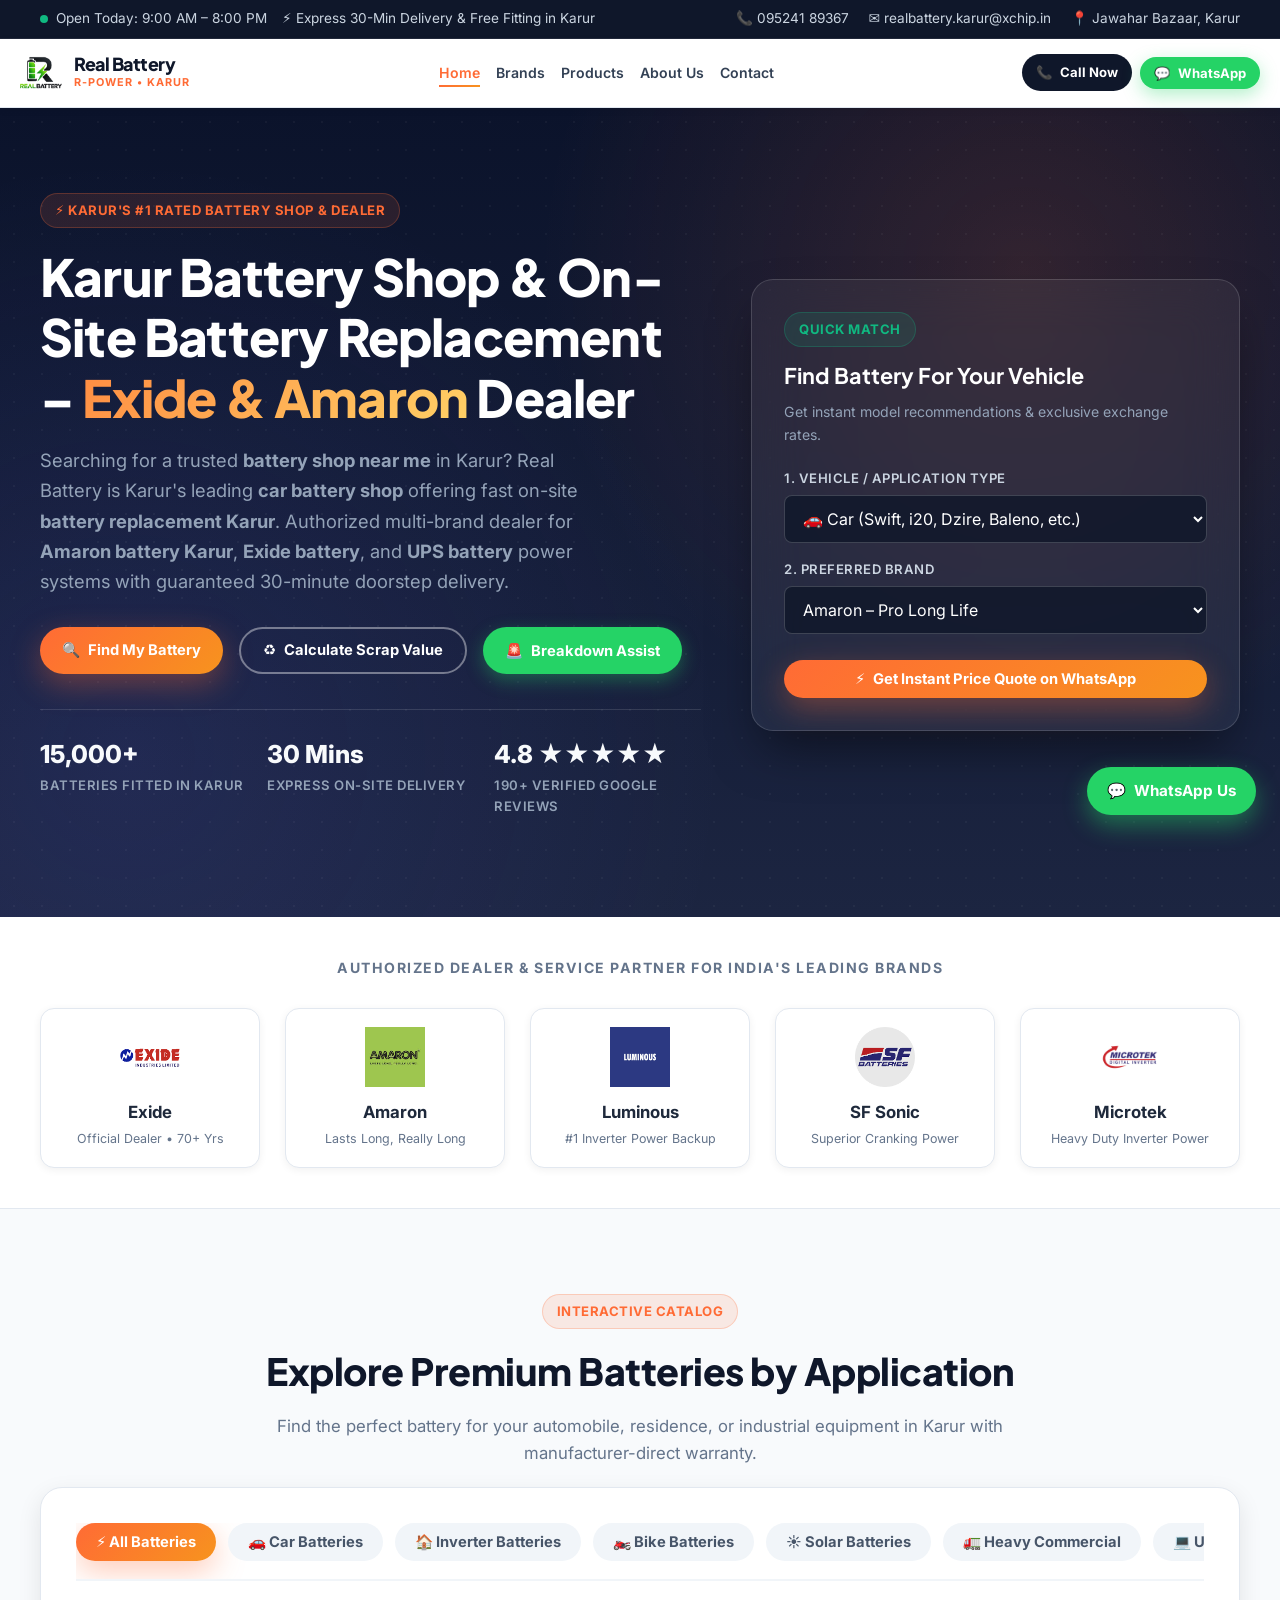
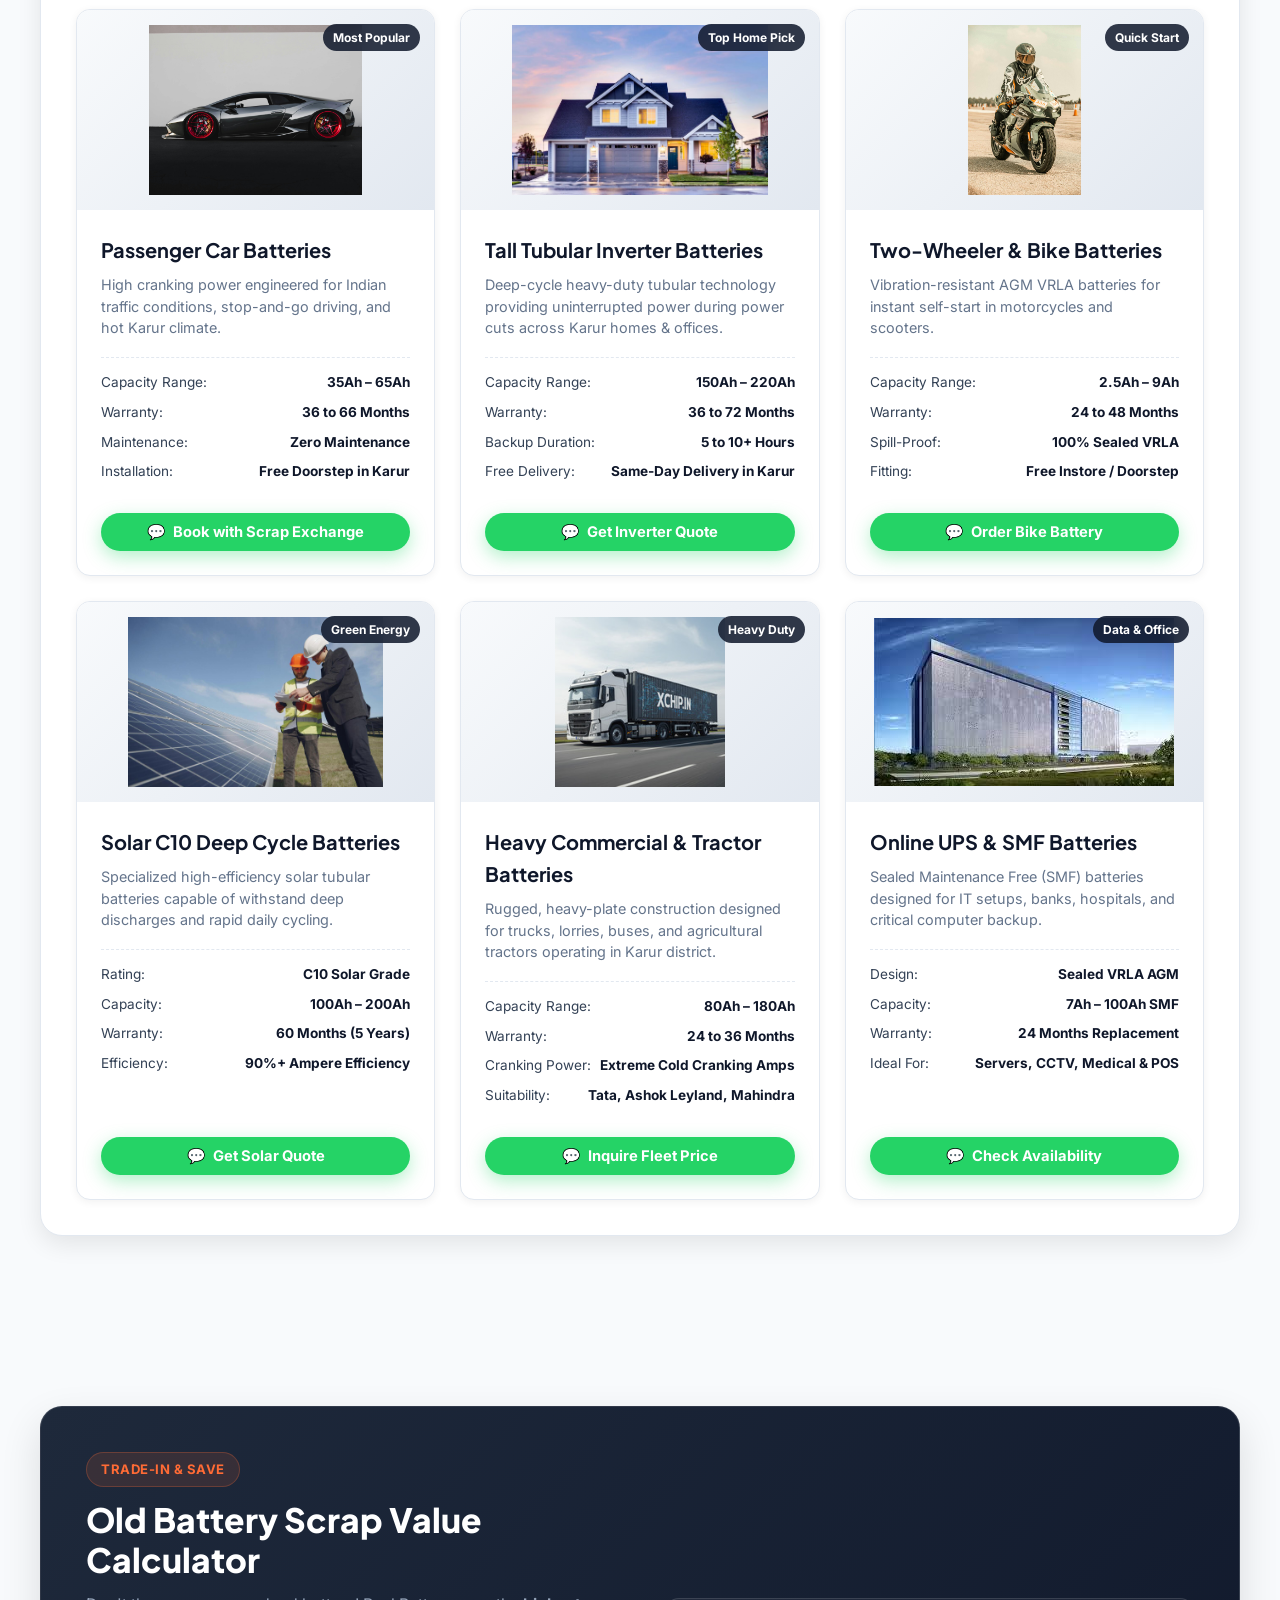
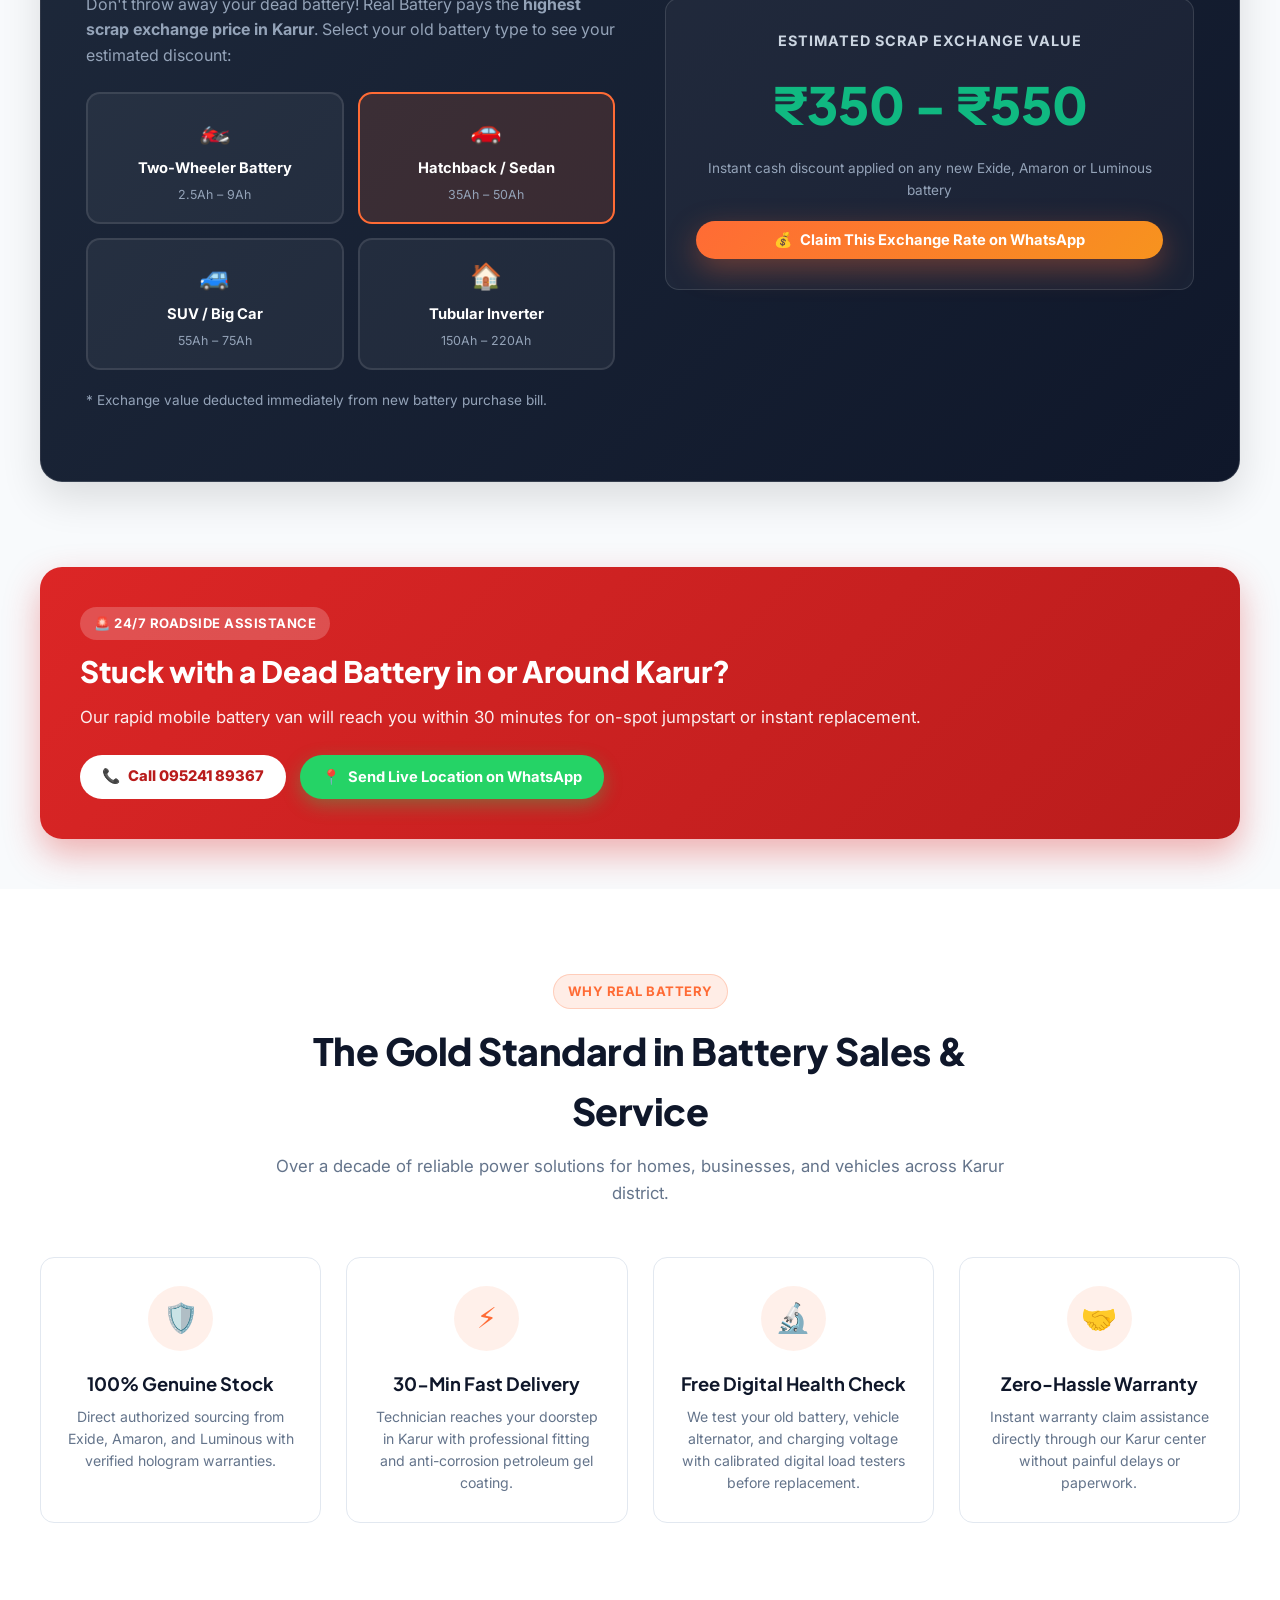
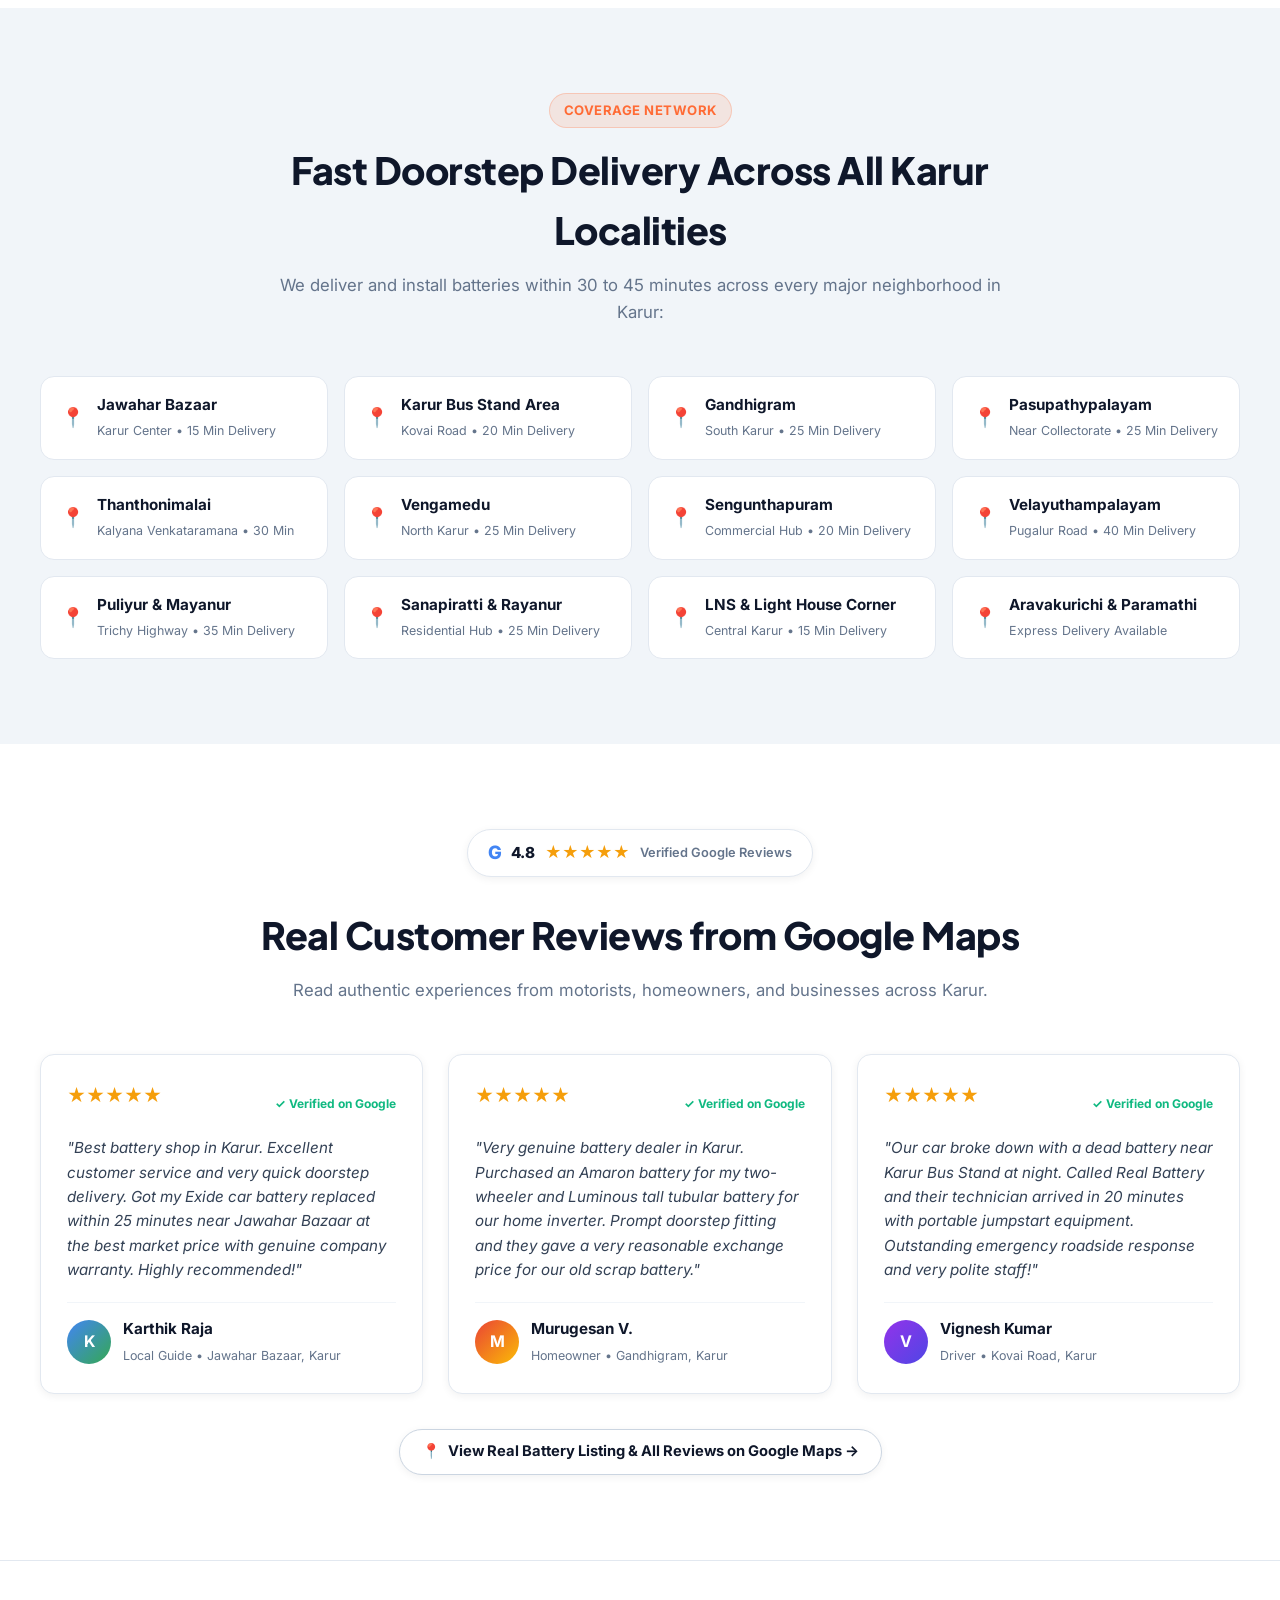
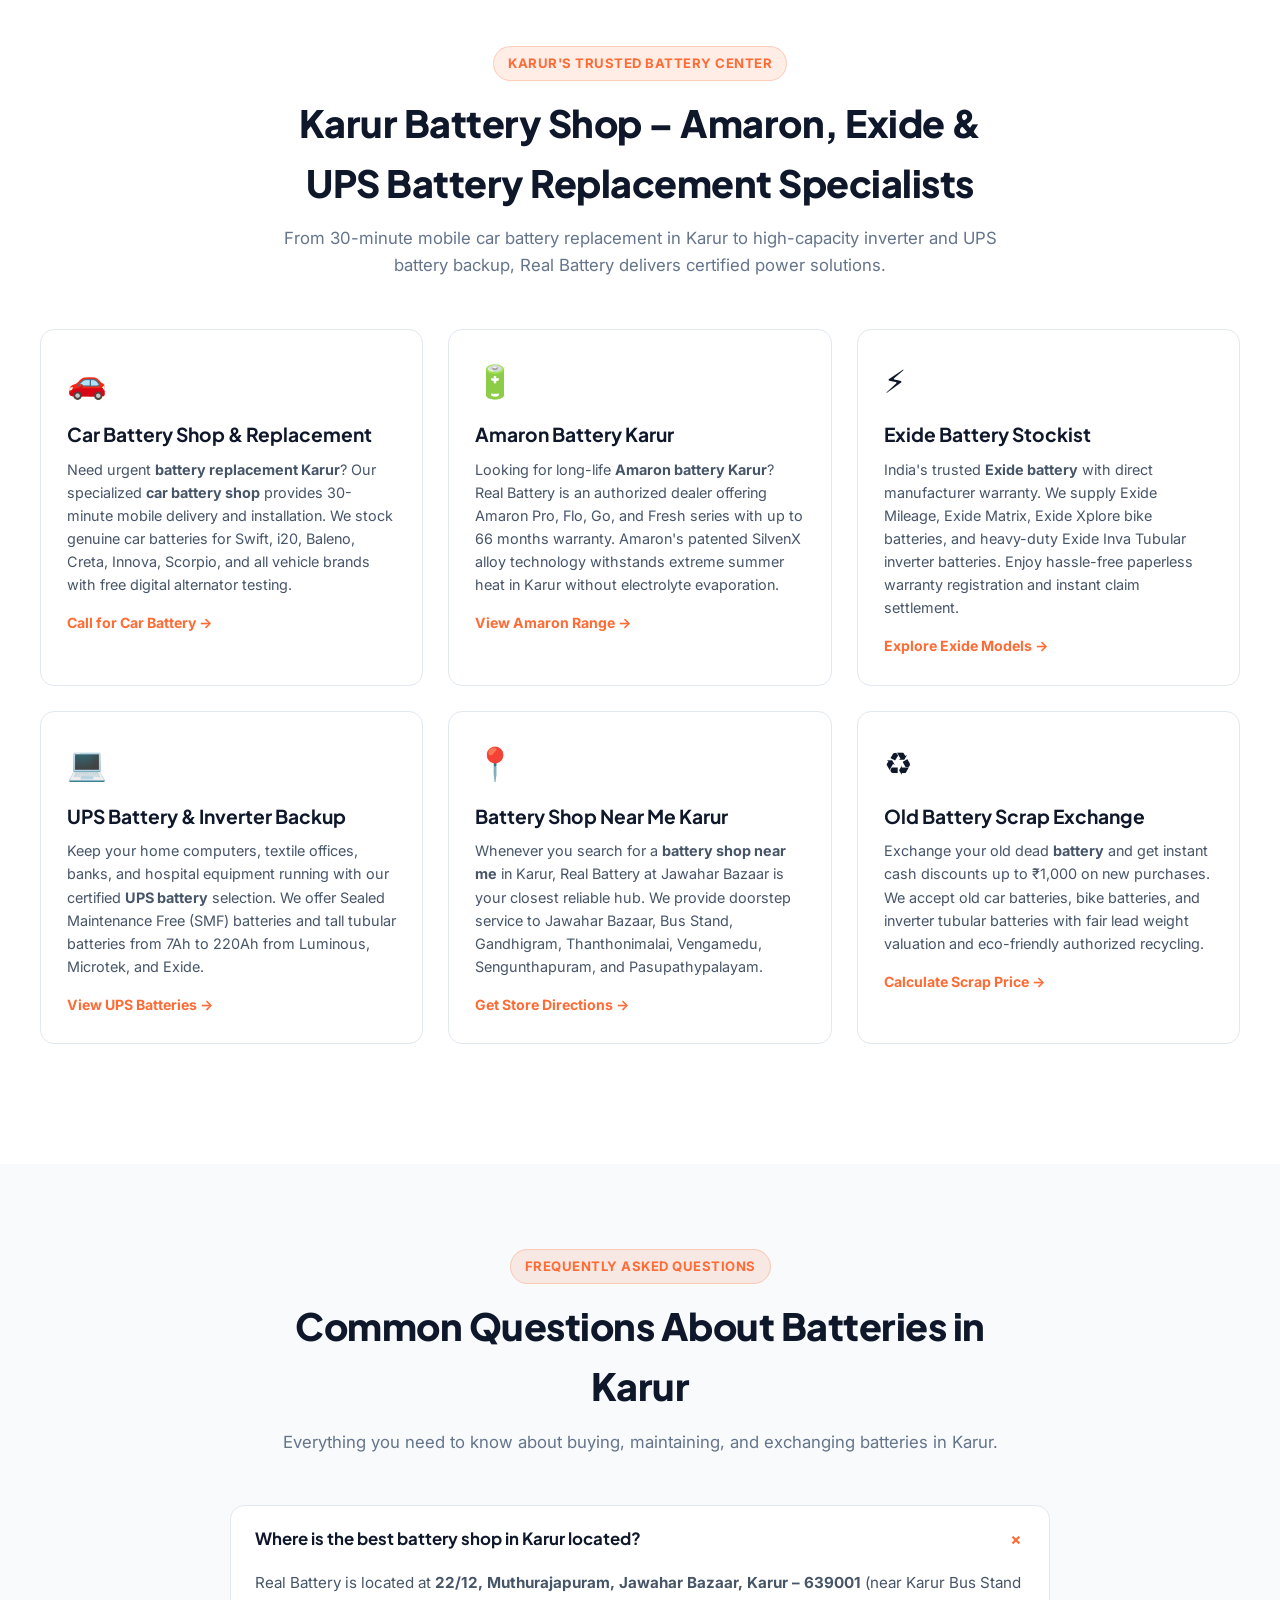
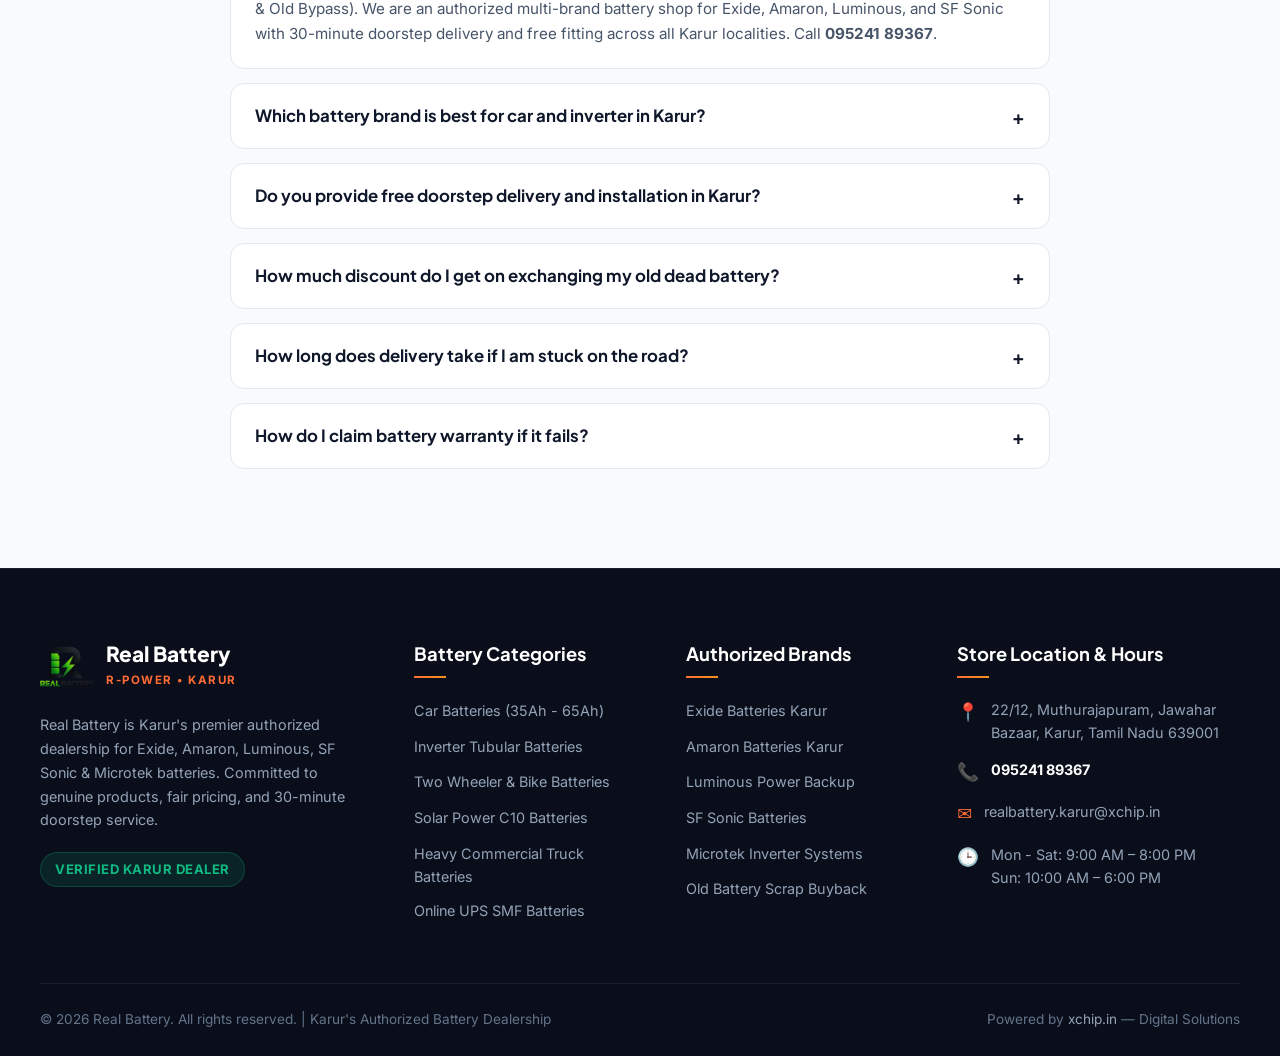
<file: index.html>
<!DOCTYPE html>
<html lang="en">
<head>
  <meta charset="utf-8" />
  <meta name="viewport" content="width=device-width, initial-scale=1.0" />
  <meta name="theme-color" content="#0b1120" />

  <!-- Primary SEO Meta Tags -->
  <title>Karur Battery Shop | Battery Replacement Karur | Battery Shop Near Me - Real Battery</title>
  <meta name="title" content="Karur Battery Shop | Battery Replacement Karur | Battery Shop Near Me - Real Battery" />
  <meta name="description" content="Looking for the best Karur battery shop or battery shop near me? Real Battery is Karur's #1 car battery shop and dealer for Amaron battery Karur, Exide battery &amp; UPS battery. 30-min doorstep battery replacement in Karur. Call 09524189367." />
  <meta name="keywords" content="karur battery shop, battery replacement karur, battrey replacement karur, battery shop near me, amaron battery karur, carbattery shop, car battery shop, exide battery, ups battery, battery, car battery, inverter battery, exide battery karur, amaron battery" />
  <meta name="robots" content="index, follow, max-snippet:-1, max-image-preview:large, max-video-preview:-1" />
  <meta name="author" content="Real Battery" />

  <!-- Canonical & Language Alternates -->
  <link rel="canonical" href="https://realbattery.karur.xchip.in/" />
  <link rel="alternate" hreflang="en-IN" href="https://realbattery.karur.xchip.in/" />
  <link rel="alternate" hreflang="ta-IN" href="https://realbattery.karur.xchip.in/" />
  <link rel="alternate" hreflang="x-default" href="https://realbattery.karur.xchip.in/" />

  <!-- Geo Meta Tags for Hyperlocal Local SEO -->
  <meta name="geo.region" content="IN-TN" />
  <meta name="geo.placename" content="Karur" />
  <meta name="geo.position" content="10.9601;78.0766" />
  <meta name="ICBM" content="10.9601, 78.0766" />

  <!-- Open Graph / Facebook -->
  <meta property="og:type" content="business.business" />
  <meta property="og:url" content="https://realbattery.karur.xchip.in/" />
  <meta property="og:title" content="Top Battery Dealers in Karur | Real Battery - Exide, Amaron, Luminous" />
  <meta property="og:description" content="Authorized battery dealer in Karur. Car, bike, inverter & solar batteries with free 30-min express installation, testing & best exchange offers. Call 09524189367." />
  <meta property="og:image" content="https://realbattery.karur.xchip.in/logo.png" />
  <meta property="og:site_name" content="Real Battery Karur" />
  <meta property="og:locale" content="en_IN" />

  <!-- Twitter Card -->
  <meta name="twitter:card" content="summary_large_image" />
  <meta name="twitter:url" content="https://realbattery.karur.xchip.in/" />
  <meta name="twitter:title" content="Top Battery Dealers in Karur | Real Battery" />
  <meta name="twitter:description" content="Fast 30-min battery delivery & fitting across Karur. Buy Exide, Amaron, Luminous & SF Sonic batteries at verified dealer prices." />
  <meta name="twitter:image" content="https://realbattery.karur.xchip.in/logo.png" />

  <!-- Favicon & Touch Icons -->
  <link rel="icon" type="image/png" sizes="32x32" href="favicon-32x32.png" />
  <link rel="apple-touch-icon" href="apple-touch-icon.png" />

  <!-- Google Fonts Preconnect -->
  <link rel="preconnect" href="https://fonts.googleapis.com" />
  <link rel="preconnect" href="https://fonts.gstatic.com" crossorigin />
  <link href="https://fonts.googleapis.com/css2?family=Inter:wght@400;500;600;700&family=Plus+Jakarta+Sans:wght@600;700;800&display=swap" rel="stylesheet" />

  <!-- Custom Stylesheet -->
  <link rel="stylesheet" href="assets/css/main.css" />

  <!-- Structured Data: LocalBusiness & AutoPartsStore -->
  <script type="application/ld+json">
  {
    "@context": "https://schema.org",
    "@type": ["AutoPartsStore", "LocalBusiness"],
    "name": "Real Battery",
    "description": "Real Battery is Karur's premier authorized battery shop and dealer for Exide, Amaron, Luminous, SF Sonic & Microtek batteries. Free 30-min doorstep delivery and fitting in Karur.",
    "keywords": "karur battery shop, battery replacement karur, battery shop near me, amaron battery karur, car battery shop, carbattery shop, exide battery, ups battery, battery",
    "image": "https://realbattery.karur.xchip.in/logo.png",
    "@id": "https://realbattery.karur.xchip.in/#store",
    "url": "https://realbattery.karur.xchip.in",
    "telephone": "+919524189367",
    "priceRange": "₹₹",
    "currenciesAccepted": "INR",
    "paymentAccepted": "Cash, Credit Card, Debit Card, UPI, Google Pay, PhonePe, Net Banking",
    "hasMap": "https://maps.app.goo.gl/18x5zpWMstGUSMpy9",
    "email": "realbattery.karur@xchip.in",
    "address": {
      "@type": "PostalAddress",
      "streetAddress": "22/12, Muthurajapuram, Jawahar Bazaar",
      "addressLocality": "Karur",
      "postalCode": "639001",
      "addressRegion": "Tamil Nadu",
      "addressCountry": "IN"
    },
    "geo": {
      "@type": "GeoCoordinates",
      "latitude": 10.9601,
      "longitude": 78.0766
    },
    "openingHoursSpecification": [
      {
        "@type": "OpeningHoursSpecification",
        "dayOfWeek": ["Monday", "Tuesday", "Wednesday", "Thursday", "Friday", "Saturday"],
        "opens": "09:00",
        "closes": "20:00"
      },
      {
        "@type": "OpeningHoursSpecification",
        "dayOfWeek": "Sunday",
        "opens": "10:00",
        "closes": "18:00"
      }
    ],
    "aggregateRating": {
      "@type": "AggregateRating",
      "ratingValue": "4.8",
      "reviewCount": "194",
      "bestRating": "5"
    },
    "areaServed": [
      "Karur", "Jawahar Bazaar", "Gandhigram", "Pasupathypalayam", "Thanthonimalai", 
      "Vengamedu", "Sengunthapuram", "Velayuthampalayam", "Puliyur", "Mayanur"
    ],
    "sameAs": [
      "https://maps.app.goo.gl/18x5zpWMstGUSMpy9",
      "https://wa.me/919524189367"
    ]
  }
  </script>

  <!-- Structured Data: FAQPage Schema -->
  <script type="application/ld+json">
  {
    "@context": "https://schema.org",
    "@type": "FAQPage",
    "mainEntity": [
      {
        "@type": "Question",
        "name": "Where is the best battery shop in Karur located?",
        "acceptedAnswer": {
          "@type": "Answer",
          "text": "Real Battery is located at 22/12, Muthurajapuram, Jawahar Bazaar, Karur, Tamil Nadu 639001 (near Bus Stand area). We offer genuine Exide, Amaron, and Luminous batteries with 30-minute express doorstep delivery across Karur. Call 09524189367."
        }
      },
      {
        "@type": "Question",
        "name": "Which car battery brand is best for Karur weather?",
        "acceptedAnswer": {
          "@type": "Answer",
          "text": "Both Amaron and Exide are outstanding for Karur's climate. Amaron's patented SilvenX alloy technology offers superior heat tolerance and vibration resistance, making it ideal for tropical climates, while Exide Mileage series provides exceptional cold-cranking and longevity."
        }
      },
      {
        "@type": "Question",
        "name": "Do you provide free doorstep battery delivery and installation in Karur?",
        "acceptedAnswer": {
          "@type": "Answer",
          "text": "Yes, Real Battery offers 100% free doorstep delivery and professional technician installation anywhere within Karur municipal area, usually delivered within 30 to 45 minutes of booking."
        }
      },
      {
        "@type": "Question",
        "name": "How much can I get by exchanging my old scrap battery in Karur?",
        "acceptedAnswer": {
          "@type": "Answer",
          "text": "Depending on the capacity and weight of your old battery, scrap buyback values range from ₹80–₹150 for motorcycle batteries, ₹350–₹550 for car batteries, and ₹700–₹1,000+ for large tubular inverter batteries."
        }
      },
      {
        "@type": "Question",
        "name": "Do all batteries come with official manufacturer warranty?",
        "acceptedAnswer": {
          "@type": "Answer",
          "text": "Absolutely. Every battery sold by Real Battery is 100% original, brand-new stock backed by official paperless or card manufacturer warranties ranging from 12 to 72 months depending on the specific model."
        }
      }
    ]
  }
  </script>
</head>
<body>

  <!-- Top Announcement Bar -->
  <div class="top-bar">
    <div class="container top-bar-content">
      <div class="top-bar-left">
        <span class="badge-live"><span class="live-dot"></span> Open Today: 9:00 AM – 8:00 PM</span>
        <span>⚡ Express 30-Min Delivery &amp; Free Fitting in Karur</span>
      </div>
      <div class="top-bar-right">
        <a href="tel:09524189367">📞 095241 89367</a>
        <a href="mailto:realbattery.karur@xchip.in">✉️ realbattery.karur@xchip.in</a>
        <a href="https://maps.app.goo.gl/18x5zpWMstGUSMpy9" target="_blank" rel="noopener">📍 Jawahar Bazaar, Karur</a>
      </div>
    </div>
  </div>

  <!-- Main Sticky Header -->
  <header class="site-header">
    <!-- Mobile-only Emergency Breakdown Call Strip -->
    <div class="mobile-emergency-bar">
      🚨 Battery Breakdown? Call Now: <a href="tel:09524189367">095241 89367</a> — 30-Min Rapid Response in Karur
    </div>
    <div class="container header-inner">
      <a href="index.html" class="brand-logo" aria-label="Real Battery Home">
        <img src="logo.png" alt="Real Battery R Power Karur Logo" width="52" height="52" />
        <div class="brand-title-wrap">
          <span class="brand-main-title">Real Battery</span>
          <span class="brand-sub-title">R-POWER • KARUR</span>
        </div>
      </a>

      <!-- Desktop Navigation Menu -->
      <nav aria-label="Primary Navigation">
        <ul class="nav-menu" id="navMenu">
          <li><a href="index.html" class="nav-link active">Home</a></li>
          <li><a href="#brands" class="nav-link">Brands</a></li>
          <li class="nav-item-hide-md"><a href="#finder" class="nav-link">Battery Finder</a></li>
          <li><a href="#products" class="nav-link">Products</a></li>
          <li class="nav-item-hide-md"><a href="#calculator" class="nav-link">Scrap Calculator</a></li>
          <li class="nav-item-hide-md"><a href="#service-areas" class="nav-link">Service Areas</a></li>
          <li><a href="about.html" class="nav-link">About Us</a></li>
          <li><a href="contact.html" class="nav-link">Contact</a></li>
        </ul>
      </nav>

      <!-- Header Actions -->
      <div class="header-actions">
        <a href="tel:09524189367" class="btn btn-call">
          <span>📞</span> Call Now
        </a>
        <button class="btn btn-whatsapp" onclick="openWhatsAppCustom('Hi Real Battery Karur! I want to check battery prices and availability.')">
          <span>💬</span> WhatsApp
        </button>
        <button class="mobile-toggle" id="mobileToggle" aria-label="Toggle Navigation Menu">
          ☰
        </button>
      </div>
    </div>
  </header>

  <main>
    <!-- Hero Section -->
    <section class="hero-section">
      <div class="container hero-grid">
        <div class="hero-content">
          <div class="badge badge-primary">
            <span>⚡ Karur's #1 Rated Battery Shop &amp; Dealer</span>
          </div>
          <h1>Karur Battery Shop &amp; On-Site Battery Replacement – <span class="highlight">Exide &amp; Amaron</span> Dealer</h1>
          <p class="hero-subtitle">
            Searching for a trusted <strong>battery shop near me</strong> in Karur? Real Battery is Karur's leading <strong>car battery shop</strong> offering fast on-site <strong>battery replacement Karur</strong>. Authorized multi-brand dealer for <strong>Amaron battery Karur</strong>, <strong>Exide battery</strong>, and <strong>UPS battery</strong> power systems with guaranteed 30-minute doorstep delivery.
          </p>

          <div class="hero-cta-group">
            <a href="#finder" class="btn btn-primary">
              <span>🔍</span> Find My Battery
            </a>
            <a href="#calculator" class="btn btn-outline-white">
              <span>♻️</span> Calculate Scrap Value
            </a>
            <button class="btn btn-whatsapp" onclick="emergencyBreakdownWhatsApp()">
              <span>🚨</span> Breakdown Assist
            </button>
          </div>

          <div class="hero-trust-metrics">
            <div class="metric-item">
              <h4>15,000+</h4>
              <p>Batteries Fitted in Karur</p>
            </div>
            <div class="metric-item">
              <h4>30 Mins</h4>
              <p>Express On-Site Delivery</p>
            </div>
            <div class="metric-item">
              <h4>4.8 ★★★★★</h4>
              <p>190+ Verified Google Reviews</p>
            </div>
          </div>
        </div>

        <!-- Hero Quick Battery Finder Card -->
        <div class="hero-widget-card">
          <div class="badge badge-success" style="margin-bottom: 12px;">Quick Match</div>
          <h3>Find Battery For Your Vehicle</h3>
          <p>Get instant model recommendations &amp; exclusive exchange rates.</p>

          <div class="widget-form-group">
            <label for="heroVehicleSelect">1. Vehicle / Application Type</label>
            <select id="heroVehicleSelect" class="widget-select">
              <option value="Hatchback / Sedan Car">🚗 Car (Swift, i20, Dzire, Baleno, etc.)</option>
              <option value="SUV / Commercial MUV">🚙 SUV (Innova, Creta, Scorpio, XUV)</option>
              <option value="Two Wheeler / Bike">🏍️ Bike / Scooter (Splendor, Activa, Pulsar)</option>
              <option value="Home Inverter Tubular">🏠 Home Inverter (150Ah / 200Ah Tubular)</option>
              <option value="Commercial Truck / Bus">🚛 Heavy Truck / Tractor / Bus</option>
              <option value="Solar Power Storage">☀️ Solar Power System Battery</option>
            </select>
          </div>

          <div class="widget-form-group">
            <label for="heroBrandSelect">2. Preferred Brand</label>
            <select id="heroBrandSelect" class="widget-select">
              <option value="Amaron (Longest Life)">Amaron – Pro Long Life</option>
              <option value="Exide (Original Equipment)">Exide – Mileage &amp; Matrix</option>
              <option value="Luminous (Inverter Specialist)">Luminous – Extra Backup</option>
              <option value="SF Sonic (Japanese Technology)">SF Sonic – High Crank</option>
              <option value="Microtek (Heavy Duty)">Microtek – Power Backup</option>
            </select>
          </div>

          <button class="btn btn-primary" style="width: 100%; margin-top: 10px;" onclick="quickFinderSubmit()">
            <span>⚡</span> Get Instant Price Quote on WhatsApp
          </button>
        </div>
      </div>
    </section>

    <!-- Authorized Brands Strip -->
    <section class="brands-strip" id="brands">
      <div class="container">
        <p class="brands-strip-title">Authorized Dealer &amp; Service Partner for India's Leading Brands</p>
        <div class="brands-grid">
          <div class="brand-card-item">
            <div class="brand-logo-wrap">
              <img src="images/exide.png" alt="Exide Battery Karur Authorized Dealer" loading="lazy" />
            </div>
            <h4>Exide</h4>
            <span>Official Dealer • 70+ Yrs</span>
          </div>

          <div class="brand-card-item">
            <div class="brand-logo-wrap">
              <img src="images/amaron.jpeg" alt="Amaron Battery Karur Authorized Dealer" loading="lazy" />
            </div>
            <h4>Amaron</h4>
            <span>Lasts Long, Really Long</span>
          </div>

          <div class="brand-card-item">
            <div class="brand-logo-wrap">
              <img src="images/luminous.jpg" alt="Luminous Inverter Battery Karur" loading="lazy" />
            </div>
            <h4>Luminous</h4>
            <span>#1 Inverter Power Backup</span>
          </div>

          <div class="brand-card-item">
            <div class="brand-logo-wrap">
              <img src="images/sf-sonic.png" alt="SF Sonic Battery Dealer Karur" loading="lazy" />
            </div>
            <h4>SF Sonic</h4>
            <span>Superior Cranking Power</span>
          </div>

          <div class="brand-card-item">
            <div class="brand-logo-wrap">
              <img src="images/microtek.png" alt="Microtek Battery Karur" loading="lazy" />
            </div>
            <h4>Microtek</h4>
            <span>Heavy Duty Inverter Power</span>
          </div>
        </div>
      </div>
    </section>

    <!-- Interactive Battery Finder & Collection -->
    <section class="section" id="finder">
      <div class="container">
        <div class="section-header">
          <div class="badge badge-primary">Interactive Catalog</div>
          <h2>Explore Premium Batteries by Application</h2>
          <p>Find the perfect battery for your automobile, residence, or industrial equipment in Karur with manufacturer-direct warranty.</p>
        </div>

        <div class="finder-wrapper">
          <div class="finder-tabs">
            <button class="finder-tab-btn active" data-category="all">⚡ All Batteries</button>
            <button class="finder-tab-btn" data-category="car">🚗 Car Batteries</button>
            <button class="finder-tab-btn" data-category="inverter">🏠 Inverter Batteries</button>
            <button class="finder-tab-btn" data-category="bike">🏍️ Bike Batteries</button>
            <button class="finder-tab-btn" data-category="solar">☀️ Solar Batteries</button>
            <button class="finder-tab-btn" data-category="truck">🚛 Heavy Commercial</button>
            <button class="finder-tab-btn" data-category="ups">💻 UPS Batteries</button>
          </div>

          <div class="finder-results-grid" id="products">

            <!-- Car Battery Card -->
            <div class="product-card finder-card" data-category="car">
              <div class="product-thumb">
                <span class="product-badge-corner">Most Popular</span>
                <img src="images/car.jpg" alt="Car Battery Replacement Karur - Exide & Amaron" loading="lazy" />
              </div>
              <div class="product-body">
                <h3>Passenger Car Batteries</h3>
                <p>High cranking power engineered for Indian traffic conditions, stop-and-go driving, and hot Karur climate.</p>
                <ul class="product-specs">
                  <li><span>Capacity Range:</span> <strong>35Ah – 65Ah</strong></li>
                  <li><span>Warranty:</span> <strong>36 to 66 Months</strong></li>
                  <li><span>Maintenance:</span> <strong>Zero Maintenance</strong></li>
                  <li><span>Installation:</span> <strong>Free Doorstep in Karur</strong></li>
                </ul>
                <div class="product-footer">
                  <button class="btn btn-whatsapp" style="width: 100%;" onclick="bookBatteryWhatsApp('Passenger Car Battery (35Ah-65Ah)', 'Car')">
                    <span>💬</span> Book with Scrap Exchange
                  </button>
                </div>
              </div>
            </div>

            <!-- Inverter Battery Card -->
            <div class="product-card finder-card" data-category="inverter">
              <div class="product-thumb">
                <span class="product-badge-corner">Top Home Pick</span>
                <img src="images/home.jpg" alt="Home Inverter Tubular Battery Karur - Luminous Exide" loading="lazy" />
              </div>
              <div class="product-body">
                <h3>Tall Tubular Inverter Batteries</h3>
                <p>Deep-cycle heavy-duty tubular technology providing uninterrupted power during power cuts across Karur homes &amp; offices.</p>
                <ul class="product-specs">
                  <li><span>Capacity Range:</span> <strong>150Ah – 220Ah</strong></li>
                  <li><span>Warranty:</span> <strong>36 to 72 Months</strong></li>
                  <li><span>Backup Duration:</span> <strong>5 to 10+ Hours</strong></li>
                  <li><span>Free Delivery:</span> <strong>Same-Day Delivery in Karur</strong></li>
                </ul>
                <div class="product-footer">
                  <button class="btn btn-whatsapp" style="width: 100%;" onclick="bookBatteryWhatsApp('Tall Tubular Inverter Battery (150Ah-220Ah)', 'Inverter')">
                    <span>💬</span> Get Inverter Quote
                  </button>
                </div>
              </div>
            </div>

            <!-- Two Wheeler / Bike Battery -->
            <div class="product-card finder-card" data-category="bike">
              <div class="product-thumb">
                <span class="product-badge-corner">Quick Start</span>
                <img src="images/bike.jpg" alt="Two Wheeler & Motorcycle Battery Dealer Karur" loading="lazy" />
              </div>
              <div class="product-body">
                <h3>Two-Wheeler &amp; Bike Batteries</h3>
                <p>Vibration-resistant AGM VRLA batteries for instant self-start in motorcycles and scooters.</p>
                <ul class="product-specs">
                  <li><span>Capacity Range:</span> <strong>2.5Ah – 9Ah</strong></li>
                  <li><span>Warranty:</span> <strong>24 to 48 Months</strong></li>
                  <li><span>Spill-Proof:</span> <strong>100% Sealed VRLA</strong></li>
                  <li><span>Fitting:</span> <strong>Free Instore / Doorstep</strong></li>
                </ul>
                <div class="product-footer">
                  <button class="btn btn-whatsapp" style="width: 100%;" onclick="bookBatteryWhatsApp('Two Wheeler Bike Battery (2.5Ah-9Ah)', 'Two-Wheeler')">
                    <span>💬</span> Order Bike Battery
                  </button>
                </div>
              </div>
            </div>

            <!-- Solar Battery Card -->
            <div class="product-card finder-card" data-category="solar">
              <div class="product-thumb">
                <span class="product-badge-corner">Green Energy</span>
                <img src="images/solar.jpg" alt="Solar C10 Deep Cycle Battery Karur" loading="lazy" />
              </div>
              <div class="product-body">
                <h3>Solar C10 Deep Cycle Batteries</h3>
                <p>Specialized high-efficiency solar tubular batteries capable of withstand deep discharges and rapid daily cycling.</p>
                <ul class="product-specs">
                  <li><span>Rating:</span> <strong>C10 Solar Grade</strong></li>
                  <li><span>Capacity:</span> <strong>100Ah – 200Ah</strong></li>
                  <li><span>Warranty:</span> <strong>60 Months (5 Years)</strong></li>
                  <li><span>Efficiency:</span> <strong>90%+ Ampere Efficiency</strong></li>
                </ul>
                <div class="product-footer">
                  <button class="btn btn-whatsapp" style="width: 100%;" onclick="bookBatteryWhatsApp('Solar C10 Deep Cycle Battery', 'Solar')">
                    <span>💬</span> Get Solar Quote
                  </button>
                </div>
              </div>
            </div>

            <!-- Commercial Truck Battery -->
            <div class="product-card finder-card" data-category="truck">
              <div class="product-thumb">
                <span class="product-badge-corner">Heavy Duty</span>
                <img src="images/truck.jpeg" alt="Commercial Truck Bus Tractor Battery Karur" loading="lazy" />
              </div>
              <div class="product-body">
                <h3>Heavy Commercial &amp; Tractor Batteries</h3>
                <p>Rugged, heavy-plate construction designed for trucks, lorries, buses, and agricultural tractors operating in Karur district.</p>
                <ul class="product-specs">
                  <li><span>Capacity Range:</span> <strong>80Ah – 180Ah</strong></li>
                  <li><span>Warranty:</span> <strong>24 to 36 Months</strong></li>
                  <li><span>Cranking Power:</span> <strong>Extreme Cold Cranking Amps</strong></li>
                  <li><span>Suitability:</span> <strong>Tata, Ashok Leyland, Mahindra</strong></li>
                </ul>
                <div class="product-footer">
                  <button class="btn btn-whatsapp" style="width: 100%;" onclick="bookBatteryWhatsApp('Commercial Truck & Bus Battery (80Ah-180Ah)', 'Commercial')">
                    <span>💬</span> Inquire Fleet Price
                  </button>
                </div>
              </div>
            </div>

            <!-- UPS Battery Card -->
            <div class="product-card finder-card" data-category="ups">
              <div class="product-thumb">
                <span class="product-badge-corner">Data &amp; Office</span>
                <img src="images/ups.jpeg" alt="UPS SMF Sealed Maintenance Free Battery Karur" loading="lazy" />
              </div>
              <div class="product-body">
                <h3>Online UPS &amp; SMF Batteries</h3>
                <p>Sealed Maintenance Free (SMF) batteries designed for IT setups, banks, hospitals, and critical computer backup.</p>
                <ul class="product-specs">
                  <li><span>Design:</span> <strong>Sealed VRLA AGM</strong></li>
                  <li><span>Capacity:</span> <strong>7Ah – 100Ah SMF</strong></li>
                  <li><span>Warranty:</span> <strong>24 Months Replacement</strong></li>
                  <li><span>Ideal For:</span> <strong>Servers, CCTV, Medical &amp; POS</strong></li>
                </ul>
                <div class="product-footer">
                  <button class="btn btn-whatsapp" style="width: 100%;" onclick="bookBatteryWhatsApp('Online UPS SMF Battery', 'UPS')">
                    <span>💬</span> Check Availability
                  </button>
                </div>
              </div>
            </div>

          </div>
        </div>
      </div>
    </section>

    <!-- Old Battery Scrap Exchange Calculator -->
    <section class="section" id="calculator">
      <div class="container">
        <div class="scrap-calculator-card">
          <div class="calc-left">
            <div class="badge badge-primary">Trade-In &amp; Save</div>
            <h3>Old Battery Scrap Value Calculator</h3>
            <p>
              Don't throw away your dead battery! Real Battery pays the <strong>highest scrap exchange price in Karur</strong>. Select your old battery type to see your estimated discount:
            </p>

            <div class="calc-options-grid">
              <div class="calc-option-box" data-value="₹80 - ₹150">
                <span class="icon">🏍️</span>
                <strong>Two-Wheeler Battery</strong>
                <span>2.5Ah – 9Ah</span>
              </div>

              <div class="calc-option-box selected" data-value="₹350 - ₹550">
                <span class="icon">🚗</span>
                <strong>Hatchback / Sedan</strong>
                <span>35Ah – 50Ah</span>
              </div>

              <div class="calc-option-box" data-value="₹550 - ₹750">
                <span class="icon">🚙</span>
                <strong>SUV / Big Car</strong>
                <span>55Ah – 75Ah</span>
              </div>

              <div class="calc-option-box" data-value="₹700 - ₹1,000">
                <span class="icon">🏠</span>
                <strong>Tubular Inverter</strong>
                <span>150Ah – 220Ah</span>
              </div>
            </div>

            <p style="font-size: 0.85rem; color: #94a3b8;">
              * Exchange value deducted immediately from new battery purchase bill.
            </p>
          </div>

          <div class="calc-right">
            <div class="calc-result-box">
              <div class="label">Estimated Scrap Exchange Value</div>
              <div class="value" id="scrapValDisplay">₹350 - ₹550</div>
              <div class="sub">Instant cash discount applied on any new Exide, Amaron or Luminous battery</div>
              <button class="btn btn-primary" id="claimScrapBtn" style="width: 100%;" onclick="claimScrapWhatsApp('Car Battery (35Ah - 50Ah)', '₹350 - ₹550')">
                <span>💰</span> Claim This Exchange Rate on WhatsApp
              </button>
            </div>
          </div>
        </div>
      </div>
    </section>

    <!-- Emergency Breakdown Banner -->
    <section class="section" style="padding-top: 0; padding-bottom: 50px;">
      <div class="container">
        <div class="emergency-banner">
          <div class="emergency-info">
            <span class="badge" style="background: rgba(255,255,255,0.2); color: #fff; margin-bottom: 8px;">🚨 24/7 Roadside Assistance</span>
            <h3>Stuck with a Dead Battery in or Around Karur?</h3>
            <p>Our rapid mobile battery van will reach you within 30 minutes for on-spot jumpstart or instant replacement.</p>
          </div>
          <div style="display: flex; gap: 14px; flex-wrap: wrap;">
            <a href="tel:09524189367" class="btn btn-call" style="background: #fff; color: #b91c1c; font-weight: 800;">
              <span>📞</span> Call 095241 89367
            </a>
            <button class="btn btn-whatsapp" onclick="emergencyBreakdownWhatsApp()">
              <span>📍</span> Send Live Location on WhatsApp
            </button>
          </div>
        </div>
      </div>
    </section>

    <!-- Why Choose Real Battery -->
    <section class="section" style="background: #ffffff;">
      <div class="container">
        <div class="section-header">
          <div class="badge badge-primary">Why Real Battery</div>
          <h2>The Gold Standard in Battery Sales &amp; Service</h2>
          <p>Over a decade of reliable power solutions for homes, businesses, and vehicles across Karur district.</p>
        </div>

        <div class="features-grid">
          <div class="feature-box">
            <div class="feature-icon">🛡️</div>
            <h4>100% Genuine Stock</h4>
            <p>Direct authorized sourcing from Exide, Amaron, and Luminous with verified hologram warranties.</p>
          </div>

          <div class="feature-box">
            <div class="feature-icon">⚡</div>
            <h4>30-Min Fast Delivery</h4>
            <p>Technician reaches your doorstep in Karur with professional fitting and anti-corrosion petroleum gel coating.</p>
          </div>

          <div class="feature-box">
            <div class="feature-icon">🔬</div>
            <h4>Free Digital Health Check</h4>
            <p>We test your old battery, vehicle alternator, and charging voltage with calibrated digital load testers before replacement.</p>
          </div>

          <div class="feature-box">
            <div class="feature-icon">🤝</div>
            <h4>Zero-Hassle Warranty</h4>
            <p>Instant warranty claim assistance directly through our Karur center without painful delays or paperwork.</p>
          </div>
        </div>
      </div>
    </section>

    <!-- Hyperlocal Karur Service Areas (SEO Powerhouse) -->
    <section class="section areas-section" id="service-areas">
      <div class="container">
        <div class="section-header">
          <div class="badge badge-primary">Coverage Network</div>
          <h2>Fast Doorstep Delivery Across All Karur Localities</h2>
          <p>We deliver and install batteries within 30 to 45 minutes across every major neighborhood in Karur:</p>
        </div>

        <div class="areas-grid">
          <div class="area-pill">
            <span class="pin">📍</span>
            <div>
              <strong>Jawahar Bazaar</strong>
              <span>Karur Center • 15 Min Delivery</span>
            </div>
          </div>

          <div class="area-pill">
            <span class="pin">📍</span>
            <div>
              <strong>Karur Bus Stand Area</strong>
              <span>Kovai Road • 20 Min Delivery</span>
            </div>
          </div>

          <div class="area-pill">
            <span class="pin">📍</span>
            <div>
              <strong>Gandhigram</strong>
              <span>South Karur • 25 Min Delivery</span>
            </div>
          </div>

          <div class="area-pill">
            <span class="pin">📍</span>
            <div>
              <strong>Pasupathypalayam</strong>
              <span>Near Collectorate • 25 Min Delivery</span>
            </div>
          </div>

          <div class="area-pill">
            <span class="pin">📍</span>
            <div>
              <strong>Thanthonimalai</strong>
              <span>Kalyana Venkataramana • 30 Min</span>
            </div>
          </div>

          <div class="area-pill">
            <span class="pin">📍</span>
            <div>
              <strong>Vengamedu</strong>
              <span>North Karur • 25 Min Delivery</span>
            </div>
          </div>

          <div class="area-pill">
            <span class="pin">📍</span>
            <div>
              <strong>Sengunthapuram</strong>
              <span>Commercial Hub • 20 Min Delivery</span>
            </div>
          </div>

          <div class="area-pill">
            <span class="pin">📍</span>
            <div>
              <strong>Velayuthampalayam</strong>
              <span>Pugalur Road • 40 Min Delivery</span>
            </div>
          </div>

          <div class="area-pill">
            <span class="pin">📍</span>
            <div>
              <strong>Puliyur &amp; Mayanur</strong>
              <span>Trichy Highway • 35 Min Delivery</span>
            </div>
          </div>

          <div class="area-pill">
            <span class="pin">📍</span>
            <div>
              <strong>Sanapiratti &amp; Rayanur</strong>
              <span>Residential Hub • 25 Min Delivery</span>
            </div>
          </div>

          <div class="area-pill">
            <span class="pin">📍</span>
            <div>
              <strong>LNS &amp; Light House Corner</strong>
              <span>Central Karur • 15 Min Delivery</span>
            </div>
          </div>

          <div class="area-pill">
            <span class="pin">📍</span>
            <div>
              <strong>Aravakurichi &amp; Paramathi</strong>
              <span>Express Delivery Available</span>
            </div>
          </div>
        </div>
      </div>
    </section>

    <!-- Customer Reviews -->
    <section class="section" style="background: #ffffff;" id="reviews">
      <div class="container">
        <div class="section-header">
          <div class="google-badge-wrap">
            <span class="g-logo">G</span>
            <span class="g-score">4.8</span>
            <span class="g-stars">★★★★★</span>
            <span style="font-size: 0.8rem; color: #64748b; font-weight: 600;">Verified Google Reviews</span>
          </div>
          <h2>Real Customer Reviews from Google Maps</h2>
          <p>Read authentic experiences from motorists, homeowners, and businesses across Karur.</p>
        </div>

        <div class="reviews-grid">
          <!-- Real Review 1 -->
          <div class="review-card">
            <div style="display: flex; justify-content: space-between; align-items: center; margin-bottom: 12px;">
              <div class="review-stars">★★★★★</div>
              <span class="review-tag">✓ Verified on Google</span>
            </div>
            <p class="review-text">
              "Best battery shop in Karur. Excellent customer service and very quick doorstep delivery. Got my Exide car battery replaced within 25 minutes near Jawahar Bazaar at the best market price with genuine company warranty. Highly recommended!"
            </p>
            <div class="review-author">
              <div class="author-avatar" style="background: linear-gradient(135deg, #4285F4 0%, #34A853 100%);">K</div>
              <div class="author-info">
                <h5>Karthik Raja</h5>
                <span>Local Guide • Jawahar Bazaar, Karur</span>
              </div>
            </div>
          </div>

          <!-- Real Review 2 -->
          <div class="review-card">
            <div style="display: flex; justify-content: space-between; align-items: center; margin-bottom: 12px;">
              <div class="review-stars">★★★★★</div>
              <span class="review-tag">✓ Verified on Google</span>
            </div>
            <p class="review-text">
              "Very genuine battery dealer in Karur. Purchased an Amaron battery for my two-wheeler and Luminous tall tubular battery for our home inverter. Prompt doorstep fitting and they gave a very reasonable exchange price for our old scrap battery."
            </p>
            <div class="review-author">
              <div class="author-avatar" style="background: linear-gradient(135deg, #EA4335 0%, #FBBC05 100%);">M</div>
              <div class="author-info">
                <h5>Murugesan V.</h5>
                <span>Homeowner • Gandhigram, Karur</span>
              </div>
            </div>
          </div>

          <!-- Real Review 3 -->
          <div class="review-card">
            <div style="display: flex; justify-content: space-between; align-items: center; margin-bottom: 12px;">
              <div class="review-stars">★★★★★</div>
              <span class="review-tag">✓ Verified on Google</span>
            </div>
            <p class="review-text">
              "Our car broke down with a dead battery near Karur Bus Stand at night. Called Real Battery and their technician arrived in 20 minutes with portable jumpstart equipment. Outstanding emergency roadside response and very polite staff!"
            </p>
            <div class="review-author">
              <div class="author-avatar" style="background: linear-gradient(135deg, #9333EA 0%, #4F46E5 100%);">V</div>
              <div class="author-info">
                <h5>Vignesh Kumar</h5>
                <span>Driver • Kovai Road, Karur</span>
              </div>
            </div>
          </div>
        </div>

        <!-- Google Maps Profile Link Banner -->
        <div style="text-align: center; margin-top: 35px;">
          <a href="https://maps.app.goo.gl/18x5zpWMstGUSMpy9" target="_blank" rel="noopener" class="btn btn-secondary" style="border: 1px solid #cbd5e1; box-shadow: var(--shadow-sm);">
            <span>📍</span> View Real Battery Listing &amp; All Reviews on Google Maps &rarr;
          </a>
        </div>
      </div>
    </section>

    <!-- SEO Authority Guide Section: Target Keywords -->
    <section class="section" style="background: #ffffff; border-top: 1px solid var(--light-border);" id="battery-services">
      <div class="container">
        <div class="section-header">
          <div class="badge badge-primary">Karur's Trusted Battery Center</div>
          <h2>Karur Battery Shop – Amaron, Exide &amp; UPS Battery Replacement Specialists</h2>
          <p>From 30-minute mobile car battery replacement in Karur to high-capacity inverter and UPS battery backup, Real Battery delivers certified power solutions.</p>
        </div>

        <div style="display: grid; grid-template-columns: repeat(3, 1fr); gap: 25px; margin-bottom: 35px;" class="seo-guide-grid">

          <!-- 1. Car Battery Shop & Battery Replacement Karur -->
          <div class="feature-box" style="text-align: left; padding: 26px;">
            <div style="font-size: 2rem; margin-bottom: 12px;">🚗</div>
            <h3 style="font-family: var(--font-heading); font-size: 1.2rem; font-weight: 700; color: #0f172a; margin-bottom: 8px;">
              Car Battery Shop &amp; Replacement
            </h3>
            <p style="color: #475569; font-size: 0.9rem; line-height: 1.6; margin-bottom: 14px;">
              Need urgent <strong>battery replacement Karur</strong>? Our specialized <strong>car battery shop</strong> provides 30-minute mobile delivery and installation. We stock genuine car batteries for Swift, i20, Baleno, Creta, Innova, Scorpio, and all vehicle brands with free digital alternator testing.
            </p>
            <a href="tel:09524189367" style="color: var(--primary); font-weight: 700; font-size: 0.88rem;">Call for Car Battery &rarr;</a>
          </div>

          <!-- 2. Amaron Battery Karur -->
          <div class="feature-box" style="text-align: left; padding: 26px;">
            <div style="font-size: 2rem; margin-bottom: 12px;">🔋</div>
            <h3 style="font-family: var(--font-heading); font-size: 1.2rem; font-weight: 700; color: #0f172a; margin-bottom: 8px;">
              Amaron Battery Karur
            </h3>
            <p style="color: #475569; font-size: 0.9rem; line-height: 1.6; margin-bottom: 14px;">
              Looking for long-life <strong>Amaron battery Karur</strong>? Real Battery is an authorized dealer offering Amaron Pro, Flo, Go, and Fresh series with up to 66 months warranty. Amaron's patented SilvenX alloy technology withstands extreme summer heat in Karur without electrolyte evaporation.
            </p>
            <a href="products.html" style="color: var(--primary); font-weight: 700; font-size: 0.88rem;">View Amaron Range &rarr;</a>
          </div>

          <!-- 3. Exide Battery Karur -->
          <div class="feature-box" style="text-align: left; padding: 26px;">
            <div style="font-size: 2rem; margin-bottom: 12px;">⚡</div>
            <h3 style="font-family: var(--font-heading); font-size: 1.2rem; font-weight: 700; color: #0f172a; margin-bottom: 8px;">
              Exide Battery Stockist
            </h3>
            <p style="color: #475569; font-size: 0.9rem; line-height: 1.6; margin-bottom: 14px;">
              India's trusted <strong>Exide battery</strong> with direct manufacturer warranty. We supply Exide Mileage, Exide Matrix, Exide Xplore bike batteries, and heavy-duty Exide Inva Tubular inverter batteries. Enjoy hassle-free paperless warranty registration and instant claim settlement.
            </p>
            <a href="products.html" style="color: var(--primary); font-weight: 700; font-size: 0.88rem;">Explore Exide Models &rarr;</a>
          </div>

          <!-- 4. UPS Battery & Inverter Power -->
          <div class="feature-box" style="text-align: left; padding: 26px;">
            <div style="font-size: 2rem; margin-bottom: 12px;">💻</div>
            <h3 style="font-family: var(--font-heading); font-size: 1.2rem; font-weight: 700; color: #0f172a; margin-bottom: 8px;">
              UPS Battery &amp; Inverter Backup
            </h3>
            <p style="color: #475569; font-size: 0.9rem; line-height: 1.6; margin-bottom: 14px;">
              Keep your home computers, textile offices, banks, and hospital equipment running with our certified <strong>UPS battery</strong> selection. We offer Sealed Maintenance Free (SMF) batteries and tall tubular batteries from 7Ah to 220Ah from Luminous, Microtek, and Exide.
            </p>
            <a href="products.html" style="color: var(--primary); font-weight: 700; font-size: 0.88rem;">View UPS Batteries &rarr;</a>
          </div>

          <!-- 5. Battery Shop Near Me in Karur -->
          <div class="feature-box" style="text-align: left; padding: 26px;">
            <div style="font-size: 2rem; margin-bottom: 12px;">📍</div>
            <h3 style="font-family: var(--font-heading); font-size: 1.2rem; font-weight: 700; color: #0f172a; margin-bottom: 8px;">
              Battery Shop Near Me Karur
            </h3>
            <p style="color: #475569; font-size: 0.9rem; line-height: 1.6; margin-bottom: 14px;">
              Whenever you search for a <strong>battery shop near me</strong> in Karur, Real Battery at Jawahar Bazaar is your closest reliable hub. We provide doorstep service to Jawahar Bazaar, Bus Stand, Gandhigram, Thanthonimalai, Vengamedu, Sengunthapuram, and Pasupathypalayam.
            </p>
            <a href="https://maps.app.goo.gl/18x5zpWMstGUSMpy9" target="_blank" rel="noopener" style="color: var(--primary); font-weight: 700; font-size: 0.88rem;">Get Store Directions &rarr;</a>
          </div>

          <!-- 6. Best Scrap Battery Exchange Value -->
          <div class="feature-box" style="text-align: left; padding: 26px;">
            <div style="font-size: 2rem; margin-bottom: 12px;">♻️</div>
            <h3 style="font-family: var(--font-heading); font-size: 1.2rem; font-weight: 700; color: #0f172a; margin-bottom: 8px;">
              Old Battery Scrap Exchange
            </h3>
            <p style="color: #475569; font-size: 0.9rem; line-height: 1.6; margin-bottom: 14px;">
              Exchange your old dead <strong>battery</strong> and get instant cash discounts up to ₹1,000 on new purchases. We accept old car batteries, bike batteries, and inverter tubular batteries with fair lead weight valuation and eco-friendly authorized recycling.
            </p>
            <a href="#calculator" style="color: var(--primary); font-weight: 700; font-size: 0.88rem;">Calculate Scrap Price &rarr;</a>
          </div>

        </div>
      </div>
    </section>

    <!-- SEO FAQ Accordion -->
    <section class="section" style="background: #f8fafc;">
      <div class="container">
        <div class="section-header">
          <div class="badge badge-primary">Frequently Asked Questions</div>
          <h2>Common Questions About Batteries in Karur</h2>
          <p>Everything you need to know about buying, maintaining, and exchanging batteries in Karur.</p>
        </div>

        <div class="faq-list">
          <div class="faq-item active">
            <button class="faq-question">
              <span>Where is the best battery shop in Karur located?</span>
              <span class="faq-icon">+</span>
            </button>
            <div class="faq-answer">
              <p>Real Battery is located at <strong>22/12, Muthurajapuram, Jawahar Bazaar, Karur – 639001</strong> (near Karur Bus Stand &amp; Old Bypass). We are an authorized multi-brand battery shop for Exide, Amaron, Luminous, and SF Sonic with 30-minute doorstep delivery and free fitting across all Karur localities. Call <strong>095241 89367</strong>.</p>
            </div>
          </div>

          <div class="faq-item">
            <button class="faq-question">
              <span>Which battery brand is best for car and inverter in Karur?</span>
              <span class="faq-icon">+</span>
            </button>
            <div class="faq-answer">
              <p>For cars, <strong>Amaron</strong> (with SilvenX alloy) and <strong>Exide Mileage</strong> are the most recommended brands because they withstand high summer temperatures without fluid loss. For home inverters, <strong>Luminous Tall Tubular</strong> and <strong>Exide Tubemaster</strong> deliver the longest power backup during load shedding in Karur.</p>
            </div>
          </div>

          <div class="faq-item">
            <button class="faq-question">
              <span>Do you provide free doorstep delivery and installation in Karur?</span>
              <span class="faq-icon">+</span>
            </button>
            <div class="faq-answer">
              <p>Yes! We offer 100% free doorstep delivery, professional installation, alternator checking, and anti-sulfation terminal grease application anywhere within Karur municipal area (Jawahar Bazaar, Gandhigram, Thanthonimalai, Vengamedu, etc.).</p>
            </div>
          </div>

          <div class="faq-item">
            <button class="faq-question">
              <span>How much discount do I get on exchanging my old dead battery?</span>
              <span class="faq-icon">+</span>
            </button>
            <div class="faq-answer">
              <p>You can get between <strong>₹80 to ₹150</strong> for bike batteries, <strong>₹350 to ₹550</strong> for car batteries, and <strong>₹700 to ₹1,000+</strong> for tall tubular inverter batteries depending on the lead weight and Ah capacity. The discount is deducted instantly from your new bill.</p>
            </div>
          </div>

          <div class="faq-item">
            <button class="faq-question">
              <span>How long does delivery take if I am stuck on the road?</span>
              <span class="faq-icon">+</span>
            </button>
            <div class="faq-answer">
              <p>For emergency roadside breakdowns within Karur city limits, our mobile van arrives within <strong>20 to 35 minutes</strong> with jumpstart packs and new replacement batteries to get you back on the road immediately.</p>
            </div>
          </div>

          <div class="faq-item">
            <button class="faq-question">
              <span>How do I claim battery warranty if it fails?</span>
              <span class="faq-icon">+</span>
            </button>
            <div class="faq-answer">
              <p>All batteries come with paperless digital warranty registered with the manufacturer (Exide, Amaron, Luminous). If you experience any problem, simply call us or visit our Jawahar Bazaar store. We test the battery on our digital bench and handle the manufacturer replacement immediately.</p>
            </div>
          </div>
        </div>
      </div>
    </section>

  </main>

  <!-- Premium Mega Footer -->
  <footer class="site-footer">
    <div class="container">
      <div class="footer-grid">
        <div class="footer-col footer-about">
          <div style="display: flex; align-items: center; gap: 12px; margin-bottom: 18px;">
            <img src="logo.png" alt="Real Battery R Power Karur" width="54" height="54" />
            <div>
              <span style="font-family: var(--font-heading); font-size: 1.3rem; font-weight: 800; color: #fff; display: block; line-height: 1.1;">Real Battery</span>
              <span style="font-size: 0.72rem; font-weight: 700; color: var(--primary); letter-spacing: 1.5px; text-transform: uppercase;">R-POWER • KARUR</span>
            </div>
          </div>
          <p>
            Real Battery is Karur's premier authorized dealership for Exide, Amaron, Luminous, SF Sonic &amp; Microtek batteries. Committed to genuine products, fair pricing, and 30-minute doorstep service.
          </p>
          <div class="badge badge-success">Verified Karur Dealer</div>
        </div>

        <div class="footer-col">
          <h4>Battery Categories</h4>
          <ul class="footer-links">
            <li><a href="#products">Car Batteries (35Ah - 65Ah)</a></li>
            <li><a href="#products">Inverter Tubular Batteries</a></li>
            <li><a href="#products">Two Wheeler &amp; Bike Batteries</a></li>
            <li><a href="#products">Solar Power C10 Batteries</a></li>
            <li><a href="#products">Heavy Commercial Truck Batteries</a></li>
            <li><a href="#products">Online UPS SMF Batteries</a></li>
          </ul>
        </div>

        <div class="footer-col">
          <h4>Authorized Brands</h4>
          <ul class="footer-links">
            <li><a href="#brands">Exide Batteries Karur</a></li>
            <li><a href="#brands">Amaron Batteries Karur</a></li>
            <li><a href="#brands">Luminous Power Backup</a></li>
            <li><a href="#brands">SF Sonic Batteries</a></li>
            <li><a href="#brands">Microtek Inverter Systems</a></li>
            <li><a href="#calculator">Old Battery Scrap Buyback</a></li>
          </ul>
        </div>

        <div class="footer-col">
          <h4>Store Location &amp; Hours</h4>
          <div class="footer-contact-item">
            <span class="icon">📍</span>
            <span>22/12, Muthurajapuram, Jawahar Bazaar, Karur, Tamil Nadu 639001</span>
          </div>
          <div class="footer-contact-item">
            <span class="icon">📞</span>
            <a href="tel:09524189367" style="color: #fff; font-weight: 700;">095241 89367</a>
          </div>
          <div class="footer-contact-item">
            <span class="icon">✉️</span>
            <a href="mailto:realbattery.karur@xchip.in">realbattery.karur@xchip.in</a>
          </div>
          <div class="footer-contact-item">
            <span class="icon">🕒</span>
            <span>Mon - Sat: 9:00 AM – 8:00 PM<br />Sun: 10:00 AM – 6:00 PM</span>
          </div>
        </div>
      </div>

      <div class="footer-bottom">
        <p>&copy; 2026 Real Battery. All rights reserved. | Karur's Authorized Battery Dealership</p>
        <p>
          Powered by <a href="https://xchip.in" target="_blank" rel="noopener">xchip.in</a> — Digital Solutions
        </p>
      </div>
    </div>
  </footer>

  <!-- Floating WhatsApp Action -->
  <a href="javascript:void(0)" onclick="openWhatsAppCustom('Hi Real Battery Karur! I need help choosing the best battery for my vehicle / inverter.')" class="whatsapp-floating-btn" aria-label="Chat with Real Battery on WhatsApp">
    <span>💬</span> WhatsApp Us
  </a>

  <!-- Mobile Sticky Bottom Dock (App-Like High Conversion) -->
  <aside class="mobile-bottom-dock" aria-label="Mobile Quick Actions">
    <div class="dock-grid">
      <a href="tel:09524189367" class="dock-btn dock-call">
        <span class="icon">📞</span>
        <span>Call Now</span>
      </a>
      <a href="javascript:void(0)" onclick="openWhatsAppCustom('Hi Real Battery Karur! I want to order a battery with doorstep delivery.')" class="dock-btn dock-wa">
        <span class="icon">💬</span>
        <span>WhatsApp</span>
      </a>
      <a href="https://maps.app.goo.gl/18x5zpWMstGUSMpy9" target="_blank" rel="noopener" class="dock-btn dock-map">
        <span class="icon">📍</span>
        <span>Directions</span>
      </a>
    </div>
  </aside>

  <!-- Master Client Engine Script -->
  <script src="assets/js/main.js"></script>
</body>
</html>
</file>
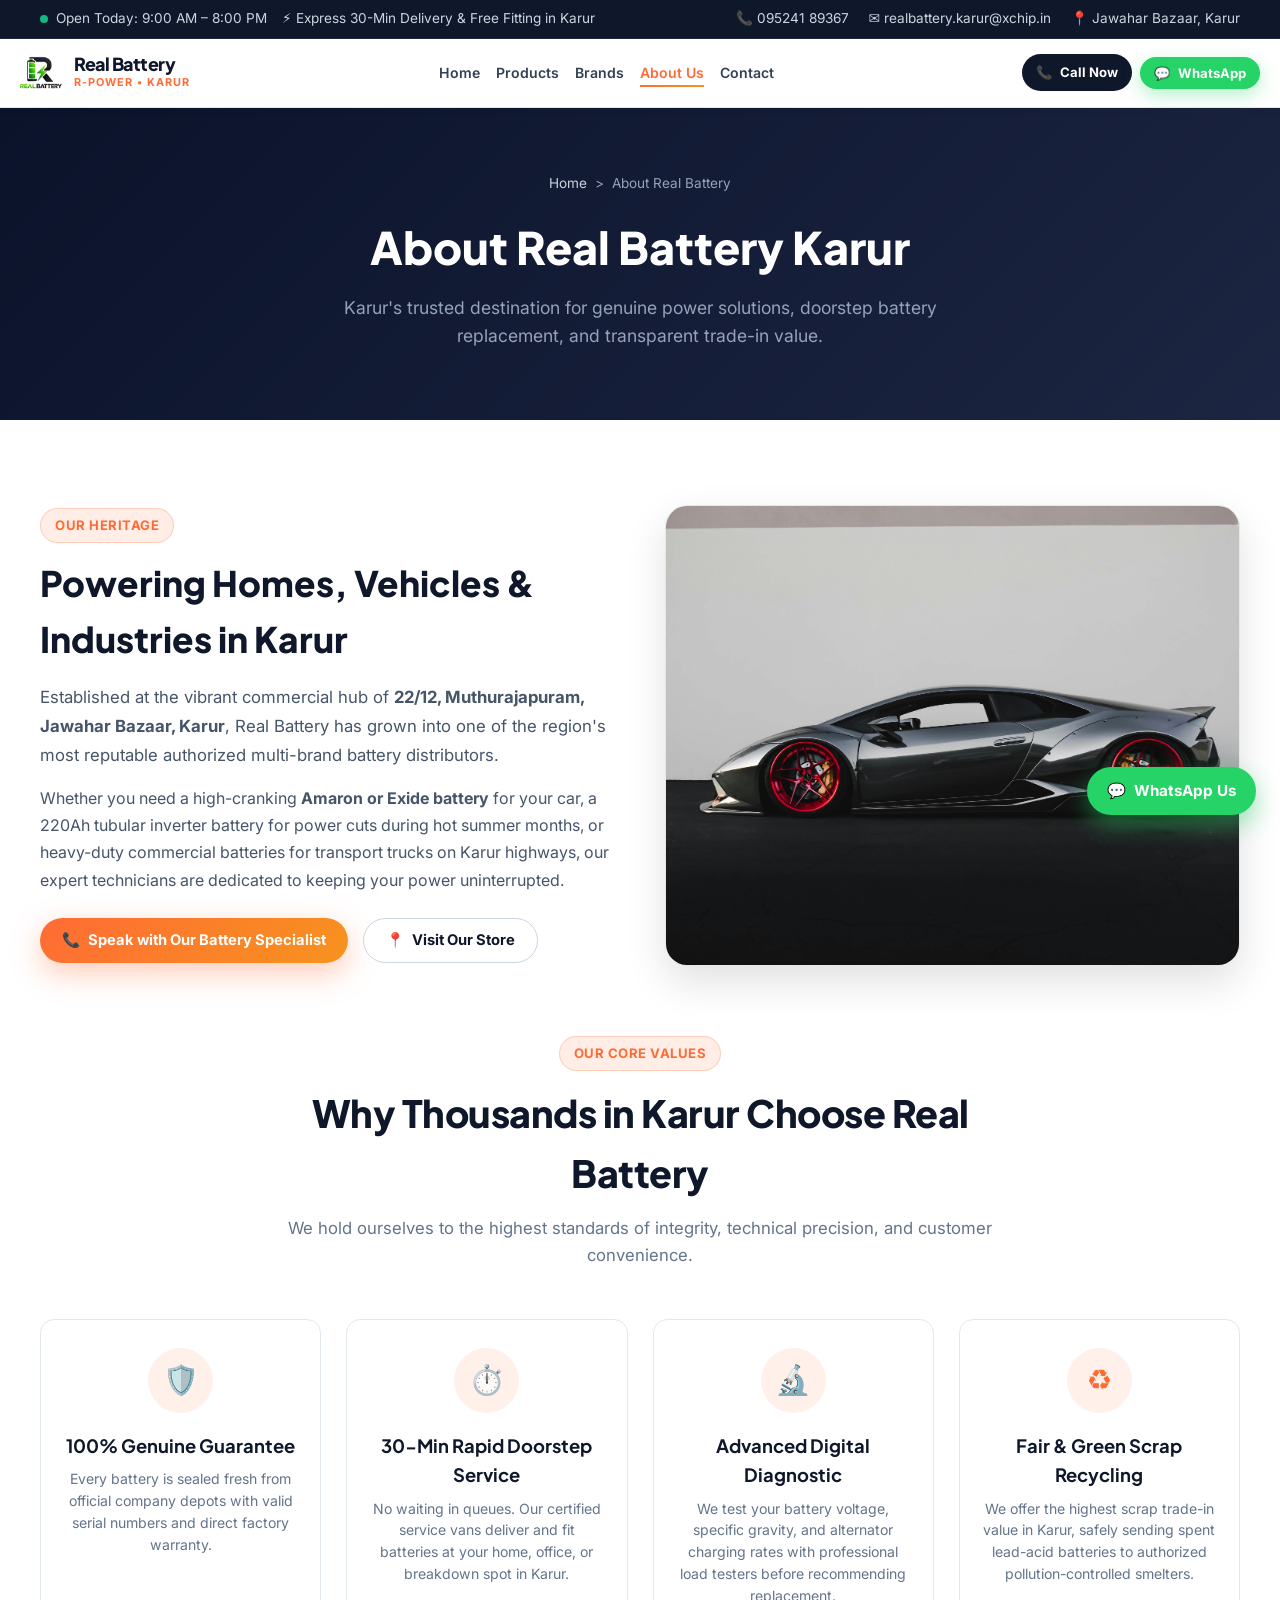
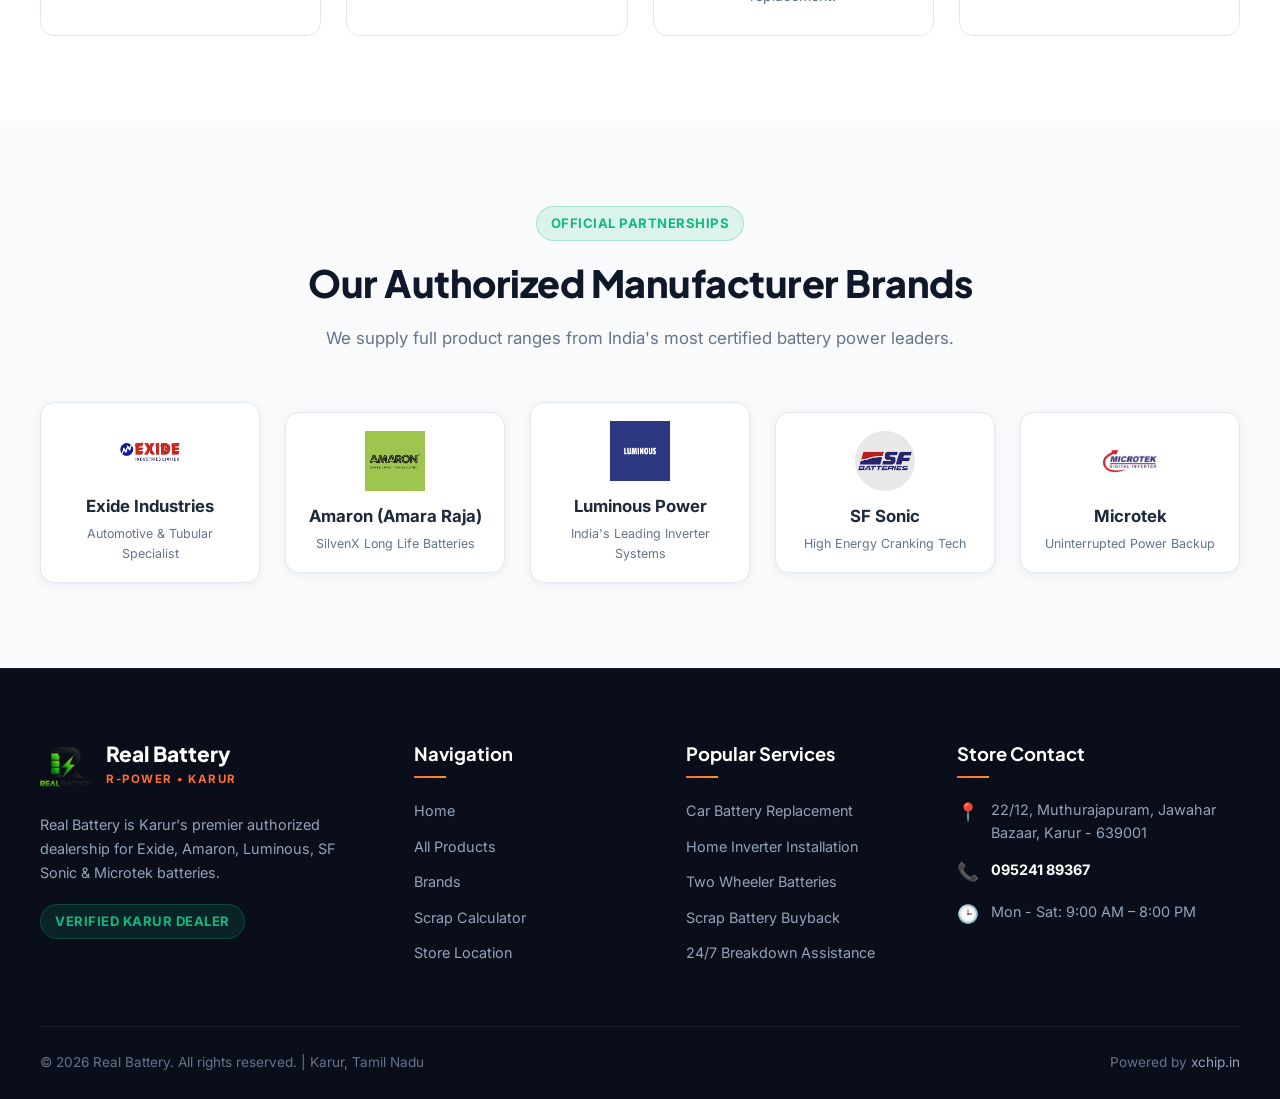
<file: about.html>
<!DOCTYPE html>
<html lang="en">
<head>
  <meta charset="utf-8" />
  <meta name="viewport" content="width=device-width, initial-scale=1.0" />
  <meta name="theme-color" content="#0b1120" />

  <!-- Primary SEO Meta Tags -->
  <title>About Real Battery Karur | Authorized Exide &amp; Amaron Battery Shop</title>
  <meta name="title" content="About Real Battery Karur | Authorized Exide &amp; Amaron Battery Shop" />
  <meta name="description" content="About Real Battery Karur – Authorized dealership for Exide, Amaron, Luminous &amp; SF Sonic batteries at Jawahar Bazaar, Karur. Over a decade of certified service, digital battery health checks &amp; warranty." />
  <meta name="keywords" content="Karur battery shop, about Real Battery Karur, battery dealer Jawahar Bazaar Karur, authorized Exide dealer Karur, Amaron battery distributor Karur, battery replacement Karur story, கரூர் பேட்டரி கடை" />
  <meta name="robots" content="index, follow" />
  <meta name="author" content="Real Battery" />

  <!-- Canonical & Language Alternates -->
  <link rel="canonical" href="https://realbattery.karur.xchip.in/about.html" />
  <link rel="alternate" hreflang="en-IN" href="https://realbattery.karur.xchip.in/about.html" />
  <link rel="alternate" hreflang="ta-IN" href="https://realbattery.karur.xchip.in/about.html" />

  <!-- Structured Data: AboutPage Schema -->
  <script type="application/ld+json">
  {
    "@context": "https://schema.org",
    "@type": "AboutPage",
    "name": "About Real Battery Karur",
    "url": "https://realbattery.karur.xchip.in/about.html",
    "mainEntity": {
      "@type": "AutoPartsStore",
      "name": "Real Battery",
      "telephone": "+919524189367",
      "image": "https://realbattery.karur.xchip.in/logo.png",
      "address": {
        "@type": "PostalAddress",
        "streetAddress": "22/12, Muthurajapuram, Jawahar Bazaar",
        "addressLocality": "Karur",
        "postalCode": "639001",
        "addressRegion": "Tamil Nadu",
        "addressCountry": "IN"
      }
    }
  }
  </script>

  <!-- Open Graph -->
  <meta property="og:type" content="website" />
  <meta property="og:url" content="https://realbattery.karur.xchip.in/about.html" />
  <meta property="og:title" content="About Real Battery Karur | Authorized Battery Dealership" />
  <meta property="og:description" content="Serving Karur with authentic Exide, Amaron, and Luminous batteries. Learn about our 30-min doorstep service, certified digital testing, and warranty guarantee." />
  <meta property="og:image" content="https://realbattery.karur.xchip.in/logo.png" />

  <!-- Favicon -->
  <link rel="icon" type="image/png" sizes="32x32" href="favicon-32x32.png" />
  <link rel="apple-touch-icon" href="apple-touch-icon.png" />

  <!-- Fonts & Stylesheet -->
  <link rel="preconnect" href="https://fonts.googleapis.com" />
  <link rel="preconnect" href="https://fonts.gstatic.com" crossorigin />
  <link href="https://fonts.googleapis.com/css2?family=Inter:wght@400;500;600;700&family=Plus+Jakarta+Sans:wght@600;700;800&display=swap" rel="stylesheet" />
  <link rel="stylesheet" href="assets/css/main.css" />
</head>
<body>

  <!-- Top Announcement Bar -->
  <div class="top-bar">
    <div class="container top-bar-content">
      <div class="top-bar-left">
        <span class="badge-live"><span class="live-dot"></span> Open Today: 9:00 AM – 8:00 PM</span>
        <span>⚡ Express 30-Min Delivery &amp; Free Fitting in Karur</span>
      </div>
      <div class="top-bar-right">
        <a href="tel:09524189367">📞 095241 89367</a>
        <a href="mailto:realbattery.karur@xchip.in">✉️ realbattery.karur@xchip.in</a>
        <a href="https://maps.app.goo.gl/18x5zpWMstGUSMpy9" target="_blank" rel="noopener">📍 Jawahar Bazaar, Karur</a>
      </div>
    </div>
  </div>

  <!-- Header -->
  <header class="site-header">
    <!-- Mobile-only Emergency Breakdown Call Strip -->
    <div class="mobile-emergency-bar">
      🚨 Battery Breakdown? Call Now: <a href="tel:09524189367">095241 89367</a> — 30-Min Rapid Response in Karur
    </div>
    <div class="container header-inner">
      <a href="index.html" class="brand-logo" aria-label="Real Battery Home">
        <img src="logo.png" alt="Real Battery R Power Karur Logo" width="52" height="52" />
        <div class="brand-title-wrap">
          <span class="brand-main-title">Real Battery</span>
          <span class="brand-sub-title">R-POWER • KARUR</span>
        </div>
      </a>

      <nav aria-label="Primary Navigation">
        <ul class="nav-menu" id="navMenu">
          <li><a href="index.html" class="nav-link">Home</a></li>
          <li><a href="products.html" class="nav-link">Products</a></li>
          <li><a href="index.html#brands" class="nav-link">Brands</a></li>
          <li class="nav-item-hide-md"><a href="index.html#calculator" class="nav-link">Scrap Calculator</a></li>
          <li><a href="about.html" class="nav-link active">About Us</a></li>
          <li><a href="contact.html" class="nav-link">Contact</a></li>
        </ul>
      </nav>

      <div class="header-actions">
        <a href="tel:09524189367" class="btn btn-call">
          <span>📞</span> Call Now
        </a>
        <button class="btn btn-whatsapp" onclick="openWhatsAppCustom('Hi Real Battery Karur! I would like to know more about your battery services.')">
          <span>💬</span> WhatsApp
        </button>
        <button class="mobile-toggle" id="mobileToggle" aria-label="Toggle Navigation Menu">
          ☰
        </button>
      </div>
    </div>
  </header>

  <main>
    <!-- Page Hero Banner -->
    <section class="page-hero">
      <div class="container">
        <div class="breadcrumbs">
          <a href="index.html">Home</a> &gt; <span>About Real Battery</span>
        </div>
        <h1>About Real Battery Karur</h1>
        <p>Karur's trusted destination for genuine power solutions, doorstep battery replacement, and transparent trade-in value.</p>
      </div>
    </section>

    <!-- Main About Content -->
    <section class="section" style="background: #ffffff;">
      <div class="container">
        <div style="display: grid; grid-template-columns: 1fr 1fr; gap: 50px; align-items: center; margin-bottom: 70px;">
          <div>
            <div class="badge badge-primary" style="margin-bottom: 12px;">Our Heritage</div>
            <h2 style="font-family: var(--font-heading); font-size: 2.2rem; font-weight: 800; color: #0f172a; margin-bottom: 16px;">
              Powering Homes, Vehicles &amp; Industries in Karur
            </h2>
            <p style="color: #475569; font-size: 1.05rem; line-height: 1.7; margin-bottom: 16px;">
              Established at the vibrant commercial hub of <strong>22/12, Muthurajapuram, Jawahar Bazaar, Karur</strong>, Real Battery has grown into one of the region's most reputable authorized multi-brand battery distributors.
            </p>
            <p style="color: #475569; font-size: 1rem; line-height: 1.7; margin-bottom: 24px;">
              Whether you need a high-cranking <strong>Amaron or Exide battery</strong> for your car, a 220Ah tubular inverter battery for power cuts during hot summer months, or heavy-duty commercial batteries for transport trucks on Karur highways, our expert technicians are dedicated to keeping your power uninterrupted.
            </p>
            <div style="display: flex; gap: 15px; flex-wrap: wrap;">
              <a href="tel:09524189367" class="btn btn-primary">
                <span>📞</span> Speak with Our Battery Specialist
              </a>
              <a href="contact.html" class="btn btn-secondary">
                <span>📍</span> Visit Our Store
              </a>
            </div>
          </div>
          <div style="border-radius: var(--radius-lg); overflow: hidden; box-shadow: var(--shadow-lg); border: 1px solid var(--light-border);">
            <img src="images/car.jpg" alt="Real Battery Karur Store & Technicians" style="width: 100%; height: auto; object-fit: cover;" />
          </div>
        </div>

        <!-- Four Core Commitments -->
        <div class="section-header">
          <div class="badge badge-primary">Our Core Values</div>
          <h2>Why Thousands in Karur Choose Real Battery</h2>
          <p>We hold ourselves to the highest standards of integrity, technical precision, and customer convenience.</p>
        </div>

        <div class="features-grid">
          <div class="feature-box">
            <div class="feature-icon">🛡️</div>
            <h4>100% Genuine Guarantee</h4>
            <p>Every battery is sealed fresh from official company depots with valid serial numbers and direct factory warranty.</p>
          </div>

          <div class="feature-box">
            <div class="feature-icon">⏱️</div>
            <h4>30-Min Rapid Doorstep Service</h4>
            <p>No waiting in queues. Our certified service vans deliver and fit batteries at your home, office, or breakdown spot in Karur.</p>
          </div>

          <div class="feature-box">
            <div class="feature-icon">🔬</div>
            <h4>Advanced Digital Diagnostic</h4>
            <p>We test your battery voltage, specific gravity, and alternator charging rates with professional load testers before recommending replacement.</p>
          </div>

          <div class="feature-box">
            <div class="feature-icon">♻️</div>
            <h4>Fair &amp; Green Scrap Recycling</h4>
            <p>We offer the highest scrap trade-in value in Karur, safely sending spent lead-acid batteries to authorized pollution-controlled smelters.</p>
          </div>
        </div>
      </div>
    </section>

    <!-- Authorized Dealership Brands -->
    <section class="section" style="background: #f8fafc;">
      <div class="container">
        <div class="section-header">
          <div class="badge badge-success">Official Partnerships</div>
          <h2>Our Authorized Manufacturer Brands</h2>
          <p>We supply full product ranges from India's most certified battery power leaders.</p>
        </div>

        <div class="brands-grid">
          <div class="brand-card-item">
            <div class="brand-logo-wrap"><img src="images/exide.png" alt="Exide Battery Karur Dealer" loading="lazy" /></div>
            <h4>Exide Industries</h4>
            <span>Automotive &amp; Tubular Specialist</span>
          </div>
          <div class="brand-card-item">
            <div class="brand-logo-wrap"><img src="images/amaron.jpeg" alt="Amaron Battery Karur Dealer" loading="lazy" /></div>
            <h4>Amaron (Amara Raja)</h4>
            <span>SilvenX Long Life Batteries</span>
          </div>
          <div class="brand-card-item">
            <div class="brand-logo-wrap"><img src="images/luminous.jpg" alt="Luminous Inverter Dealer Karur" loading="lazy" /></div>
            <h4>Luminous Power</h4>
            <span>India's Leading Inverter Systems</span>
          </div>
          <div class="brand-card-item">
            <div class="brand-logo-wrap"><img src="images/sf-sonic.png" alt="SF Sonic Dealer Karur" loading="lazy" /></div>
            <h4>SF Sonic</h4>
            <span>High Energy Cranking Tech</span>
          </div>
          <div class="brand-card-item">
            <div class="brand-logo-wrap"><img src="images/microtek.png" alt="Microtek Inverter Karur" loading="lazy" /></div>
            <h4>Microtek</h4>
            <span>Uninterrupted Power Backup</span>
          </div>
        </div>
      </div>
    </section>
  </main>

  <!-- Footer -->
  <footer class="site-footer">
    <div class="container">
      <div class="footer-grid">
        <div class="footer-col footer-about">
          <div style="display: flex; align-items: center; gap: 12px; margin-bottom: 18px;">
            <img src="logo.png" alt="Real Battery R Power Karur" width="54" height="54" />
            <div>
              <span style="font-family: var(--font-heading); font-size: 1.3rem; font-weight: 800; color: #fff; display: block; line-height: 1.1;">Real Battery</span>
              <span style="font-size: 0.72rem; font-weight: 700; color: var(--primary); letter-spacing: 1.5px; text-transform: uppercase;">R-POWER • KARUR</span>
            </div>
          </div>
          <p>Real Battery is Karur's premier authorized dealership for Exide, Amaron, Luminous, SF Sonic &amp; Microtek batteries.</p>
          <div class="badge badge-success">Verified Karur Dealer</div>
        </div>

        <div class="footer-col">
          <h4>Navigation</h4>
          <ul class="footer-links">
            <li><a href="index.html">Home</a></li>
            <li><a href="products.html">All Products</a></li>
            <li><a href="index.html#brands">Brands</a></li>
            <li><a href="index.html#calculator">Scrap Calculator</a></li>
            <li><a href="contact.html">Store Location</a></li>
          </ul>
        </div>

        <div class="footer-col">
          <h4>Popular Services</h4>
          <ul class="footer-links">
            <li><a href="products.html">Car Battery Replacement</a></li>
            <li><a href="products.html">Home Inverter Installation</a></li>
            <li><a href="products.html">Two Wheeler Batteries</a></li>
            <li><a href="index.html#calculator">Scrap Battery Buyback</a></li>
            <li><a href="contact.html">24/7 Breakdown Assistance</a></li>
          </ul>
        </div>

        <div class="footer-col">
          <h4>Store Contact</h4>
          <div class="footer-contact-item">
            <span class="icon">📍</span>
            <span>22/12, Muthurajapuram, Jawahar Bazaar, Karur - 639001</span>
          </div>
          <div class="footer-contact-item">
            <span class="icon">📞</span>
            <a href="tel:09524189367" style="color: #fff; font-weight: 700;">095241 89367</a>
          </div>
          <div class="footer-contact-item">
            <span class="icon">🕒</span>
            <span>Mon - Sat: 9:00 AM – 8:00 PM</span>
          </div>
        </div>
      </div>

      <div class="footer-bottom">
        <p>&copy; 2026 Real Battery. All rights reserved. | Karur, Tamil Nadu</p>
        <p>Powered by <a href="https://xchip.in" target="_blank" rel="noopener">xchip.in</a></p>
      </div>
    </div>
  </footer>

  <a href="javascript:void(0)" onclick="openWhatsAppCustom('Hi Real Battery Karur! I am visiting your About page and have an inquiry.')" class="whatsapp-floating-btn" aria-label="Chat on WhatsApp">
    <span>💬</span> WhatsApp Us
  </a>

  <!-- Mobile Bottom Action Dock -->
  <aside class="mobile-bottom-dock">
    <div class="dock-grid">
      <a href="tel:09524189367" class="dock-btn dock-call">
        <span class="icon">📞</span>
        <span>Call</span>
      </a>
      <a href="javascript:void(0)" onclick="openWhatsAppCustom('Hi Real Battery Karur! Please assist me with battery selection.')" class="dock-btn dock-wa">
        <span class="icon">💬</span>
        <span>WhatsApp</span>
      </a>
      <a href="https://maps.app.goo.gl/18x5zpWMstGUSMpy9" target="_blank" rel="noopener" class="dock-btn dock-map">
        <span class="icon">📍</span>
        <span>Map</span>
      </a>
    </div>
  </aside>

  <script src="assets/js/main.js"></script>
</body>
</html>
</file>
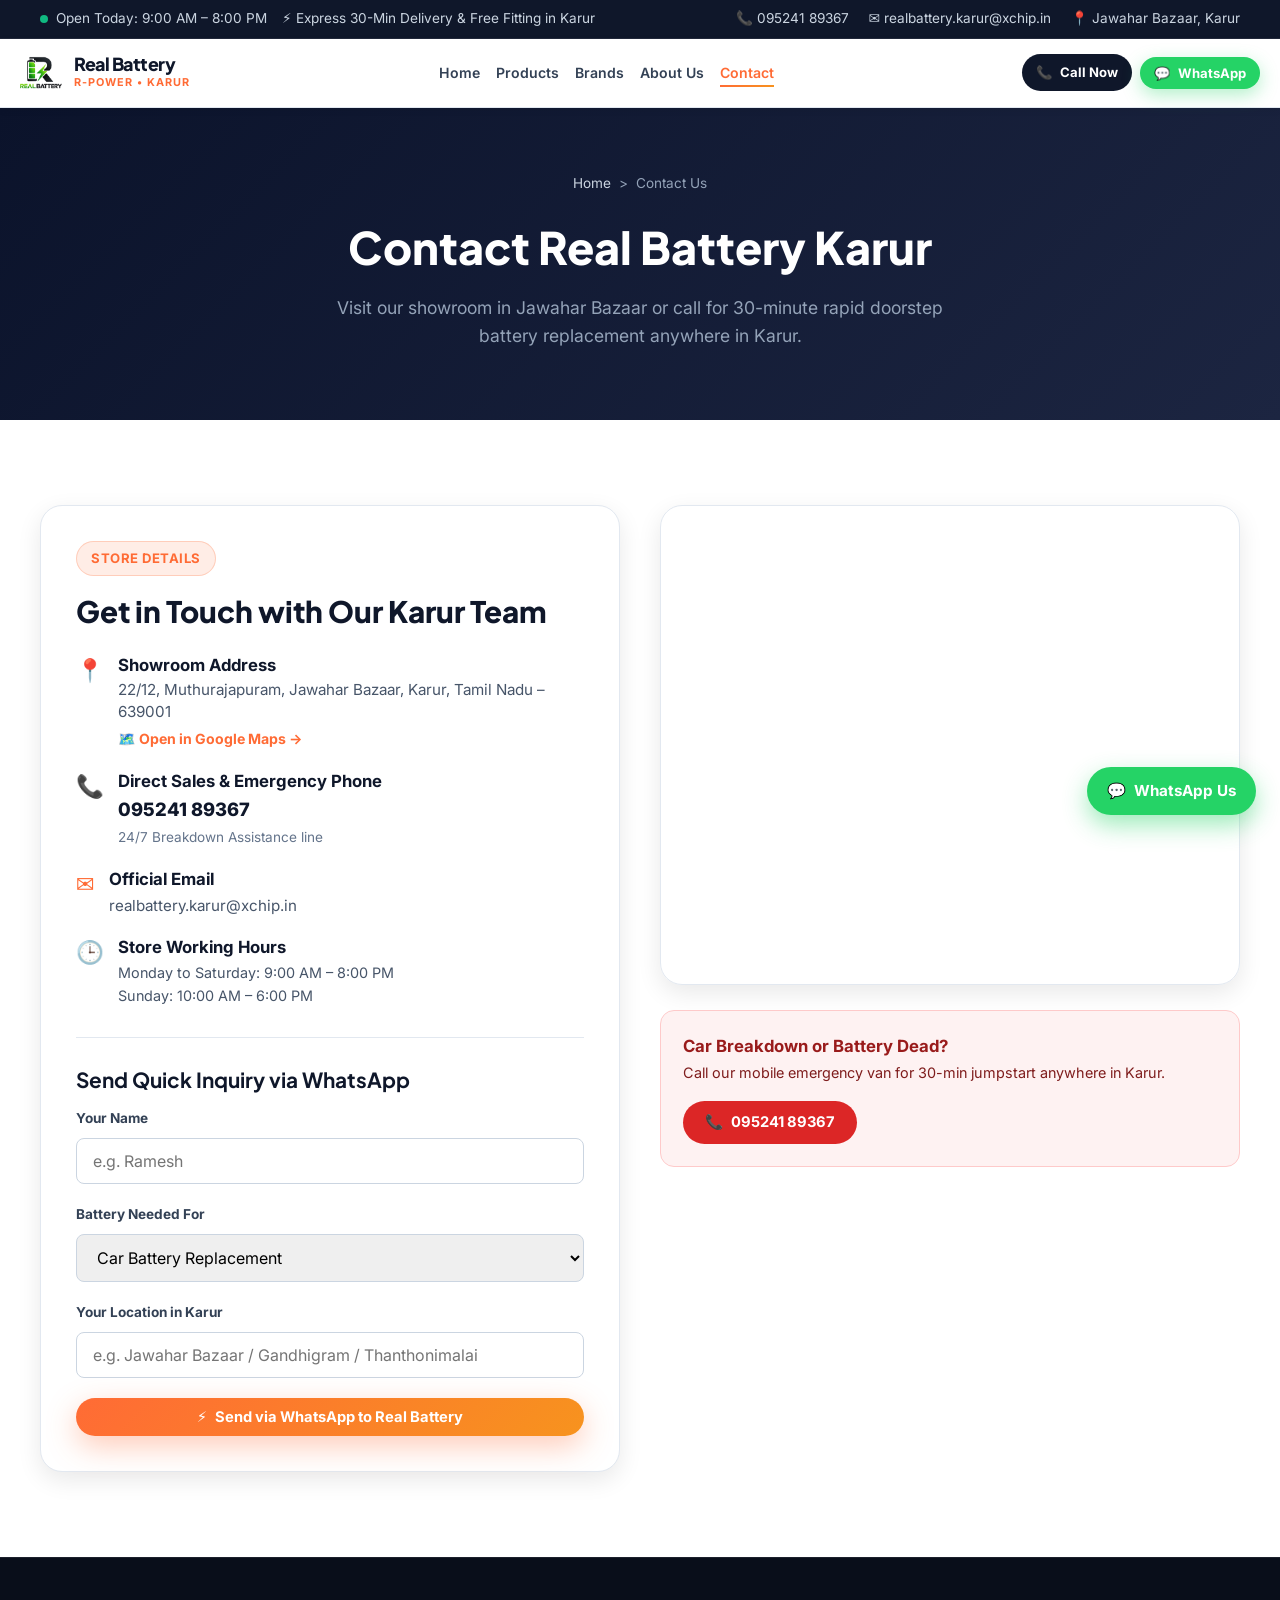
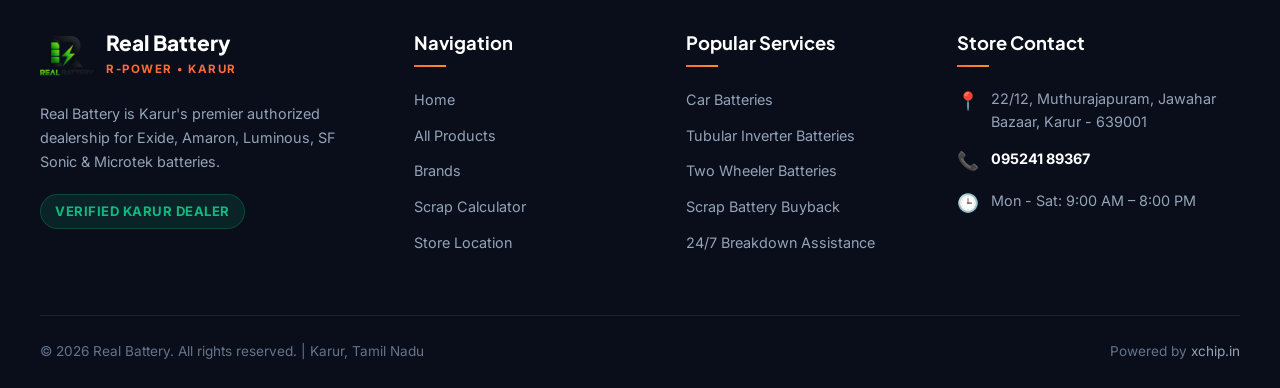
<file: contact.html>
<!DOCTYPE html>
<html lang="en">
<head>
  <meta charset="utf-8" />
  <meta name="viewport" content="width=device-width, initial-scale=1.0" />
  <meta name="theme-color" content="#0b1120" />

  <!-- Primary SEO Meta Tags -->
  <title>Contact &amp; Store Location Karur | Real Battery - 09524189367</title>
  <meta name="title" content="Contact &amp; Store Location Karur | Real Battery - 09524189367" />
  <meta name="description" content="Contact Real Battery Karur at Jawahar Bazaar. Call 09524189367 for urgent battery replacement, inverter delivery, or roadside jumpstart assistance. Google Maps location &amp; working hours." />
  <meta name="keywords" content="Real Battery Karur phone number, battery shop Jawahar Bazaar contact, Karur battery home delivery phone, battery roadside assistance Karur, battery dealer near me Karur" />
  <meta name="robots" content="index, follow" />
  <meta name="author" content="Real Battery" />

  <!-- Canonical & Language Alternates -->
  <link rel="canonical" href="https://realbattery.karur.xchip.in/contact.html" />
  <link rel="alternate" hreflang="en-IN" href="https://realbattery.karur.xchip.in/contact.html" />
  <link rel="alternate" hreflang="ta-IN" href="https://realbattery.karur.xchip.in/contact.html" />

  <!-- Open Graph -->
  <meta property="og:type" content="business.business" />
  <meta property="og:url" content="https://realbattery.karur.xchip.in/contact.html" />
  <meta property="og:title" content="Contact Real Battery Karur | Phone, Address &amp; Directions" />
  <meta property="og:description" content="Visit our battery showroom at Jawahar Bazaar, Karur or call 09524189367 for 30-min express doorstep delivery." />
  <meta property="og:image" content="https://realbattery.karur.xchip.in/logo.png" />

  <!-- Favicon -->
  <link rel="icon" type="image/png" sizes="32x32" href="favicon-32x32.png" />
  <link rel="apple-touch-icon" href="apple-touch-icon.png" />

  <!-- Fonts & Stylesheet -->
  <link rel="preconnect" href="https://fonts.googleapis.com" />
  <link rel="preconnect" href="https://fonts.gstatic.com" crossorigin />
  <link href="https://fonts.googleapis.com/css2?family=Inter:wght@400;500;600;700&family=Plus+Jakarta+Sans:wght@600;700;800&display=swap" rel="stylesheet" />
  <link rel="stylesheet" href="assets/css/main.css" />

  <!-- ContactPage Schema -->
  <script type="application/ld+json">
  {
    "@context": "https://schema.org",
    "@type": "ContactPage",
    "name": "Contact Real Battery Karur",
    "url": "https://realbattery.karur.xchip.in/contact.html",
    "mainEntity": {
      "@type": "AutoPartsStore",
      "name": "Real Battery",
      "telephone": "+919524189367",
      "email": "realbattery.karur@xchip.in",
      "address": {
        "@type": "PostalAddress",
        "streetAddress": "22/12, Muthurajapuram, Jawahar Bazaar",
        "addressLocality": "Karur",
        "postalCode": "639001",
        "addressRegion": "Tamil Nadu",
        "addressCountry": "IN"
      },
      "geo": {
        "@type": "GeoCoordinates",
        "latitude": 10.9601,
        "longitude": 78.0766
      }
    }
  }
  </script>
</head>
<body>

  <!-- Top Announcement Bar -->
  <div class="top-bar">
    <div class="container top-bar-content">
      <div class="top-bar-left">
        <span class="badge-live"><span class="live-dot"></span> Open Today: 9:00 AM – 8:00 PM</span>
        <span>⚡ Express 30-Min Delivery &amp; Free Fitting in Karur</span>
      </div>
      <div class="top-bar-right">
        <a href="tel:09524189367">📞 095241 89367</a>
        <a href="mailto:realbattery.karur@xchip.in">✉️ realbattery.karur@xchip.in</a>
        <a href="https://maps.app.goo.gl/18x5zpWMstGUSMpy9" target="_blank" rel="noopener">📍 Jawahar Bazaar, Karur</a>
      </div>
    </div>
  </div>

  <!-- Header -->
  <header class="site-header">
    <!-- Mobile-only Emergency Breakdown Call Strip -->
    <div class="mobile-emergency-bar">
      🚨 Battery Breakdown? Call Now: <a href="tel:09524189367">095241 89367</a> — 30-Min Rapid Response in Karur
    </div>
    <div class="container header-inner">
      <a href="index.html" class="brand-logo" aria-label="Real Battery Home">
        <img src="logo.png" alt="Real Battery R Power Karur Logo" width="52" height="52" />
        <div class="brand-title-wrap">
          <span class="brand-main-title">Real Battery</span>
          <span class="brand-sub-title">R-POWER • KARUR</span>
        </div>
      </a>

      <nav aria-label="Primary Navigation">
        <ul class="nav-menu" id="navMenu">
          <li><a href="index.html" class="nav-link">Home</a></li>
          <li><a href="products.html" class="nav-link">Products</a></li>
          <li><a href="index.html#brands" class="nav-link">Brands</a></li>
          <li class="nav-item-hide-md"><a href="index.html#calculator" class="nav-link">Scrap Calculator</a></li>
          <li><a href="about.html" class="nav-link">About Us</a></li>
          <li><a href="contact.html" class="nav-link active">Contact</a></li>
        </ul>
      </nav>

      <div class="header-actions">
        <a href="tel:09524189367" class="btn btn-call">
          <span>📞</span> Call Now
        </a>
        <button class="btn btn-whatsapp" onclick="openWhatsAppCustom('Hi Real Battery Karur! I need your location and battery pricing.')">
          <span>💬</span> WhatsApp
        </button>
        <button class="mobile-toggle" id="mobileToggle" aria-label="Toggle Navigation Menu">
          ☰
        </button>
      </div>
    </div>
  </header>

  <main>
    <!-- Page Hero Banner -->
    <section class="page-hero">
      <div class="container">
        <div class="breadcrumbs">
          <a href="index.html">Home</a> &gt; <span>Contact Us</span>
        </div>
        <h1>Contact Real Battery Karur</h1>
        <p>Visit our showroom in Jawahar Bazaar or call for 30-minute rapid doorstep battery replacement anywhere in Karur.</p>
      </div>
    </section>

    <!-- Contact & Map Section -->
    <section class="section" style="background: #ffffff;">
      <div class="container">
        <div class="contact-grid">

          <!-- Left Info & Form Card -->
          <div class="contact-card">
            <div class="badge badge-primary" style="margin-bottom: 12px;">Store Details</div>
            <h2 style="font-family: var(--font-heading); font-size: 1.85rem; font-weight: 800; color: #0f172a; margin-bottom: 16px;">
              Get in Touch with Our Karur Team
            </h2>

            <!-- Direct Contact List -->
            <div style="margin-bottom: 30px;">
              <div style="display: flex; gap: 14px; margin-bottom: 16px; align-items: flex-start;">
                <span style="font-size: 1.4rem; color: var(--primary);">📍</span>
                <div>
                  <strong style="color: #0f172a; font-size: 1.05rem; display: block;">Showroom Address</strong>
                  <span style="color: #475569; font-size: 0.95rem; line-height: 1.5; display: block;">
                    22/12, Muthurajapuram, Jawahar Bazaar, Karur, Tamil Nadu – 639001
                  </span>
                  <a href="https://maps.app.goo.gl/18x5zpWMstGUSMpy9" target="_blank" rel="noopener" style="color: var(--primary); font-weight: 700; font-size: 0.88rem; display: inline-block; margin-top: 4px;">
                    🗺️ Open in Google Maps &rarr;
                  </a>
                </div>
              </div>

              <div style="display: flex; gap: 14px; margin-bottom: 16px; align-items: flex-start;">
                <span style="font-size: 1.4rem; color: var(--primary);">📞</span>
                <div>
                  <strong style="color: #0f172a; font-size: 1.05rem; display: block;">Direct Sales &amp; Emergency Phone</strong>
                  <a href="tel:09524189367" style="color: #0f172a; font-size: 1.15rem; font-weight: 800; display: block;">
                    095241 89367
                  </a>
                  <span style="color: #64748b; font-size: 0.85rem;">24/7 Breakdown Assistance line</span>
                </div>
              </div>

              <div style="display: flex; gap: 14px; margin-bottom: 16px; align-items: flex-start;">
                <span style="font-size: 1.4rem; color: var(--primary);">✉️</span>
                <div>
                  <strong style="color: #0f172a; font-size: 1.05rem; display: block;">Official Email</strong>
                  <a href="mailto:realbattery.karur@xchip.in" style="color: #475569; font-size: 0.95rem;">
                    realbattery.karur@xchip.in
                  </a>
                </div>
              </div>

              <div style="display: flex; gap: 14px; align-items: flex-start;">
                <span style="font-size: 1.4rem; color: var(--primary);">🕒</span>
                <div>
                  <strong style="color: #0f172a; font-size: 1.05rem; display: block;">Store Working Hours</strong>
                  <span style="color: #475569; font-size: 0.9rem; display: block;">Monday to Saturday: 9:00 AM – 8:00 PM</span>
                  <span style="color: #475569; font-size: 0.9rem; display: block;">Sunday: 10:00 AM – 6:00 PM</span>
                </div>
              </div>
            </div>

            <!-- Fast Inquiry Form -->
            <hr style="border: 0; border-top: 1px solid #e2e8f0; margin: 25px 0;" />
            <h3 style="font-family: var(--font-heading); font-size: 1.3rem; font-weight: 700; color: #0f172a; margin-bottom: 12px;">
              Send Quick Inquiry via WhatsApp
            </h3>

            <form id="contactForm" onsubmit="handleContactSubmit(event)">
              <div class="contact-form-group">
                <label for="cName">Your Name</label>
                <input type="text" id="cName" class="contact-input" placeholder="e.g. Ramesh" required />
              </div>

              <div class="contact-form-group">
                <label for="cNeed">Battery Needed For</label>
                <select id="cNeed" class="contact-input">
                  <option value="Car Battery Replacement">Car Battery Replacement</option>
                  <option value="Home Inverter Tubular Battery">Home Inverter Tubular Battery</option>
                  <option value="Two Wheeler / Bike Battery">Two Wheeler / Bike Battery</option>
                  <option value="Commercial Truck / Tractor Battery">Commercial Truck / Tractor Battery</option>
                  <option value="Solar Deep Cycle Battery">Solar Deep Cycle Battery</option>
                  <option value="Old Battery Scrap Valuation">Old Battery Scrap Valuation</option>
                  <option value="Roadside Emergency Jumpstart">Roadside Emergency Jumpstart</option>
                </select>
              </div>

              <div class="contact-form-group">
                <label for="cLocation">Your Location in Karur</label>
                <input type="text" id="cLocation" class="contact-input" placeholder="e.g. Jawahar Bazaar / Gandhigram / Thanthonimalai" required />
              </div>

              <button type="submit" class="btn btn-primary" style="width: 100%;">
                <span>⚡</span> Send via WhatsApp to Real Battery
              </button>
            </form>
          </div>

          <!-- Right Map & Directions -->
          <div>
            <div class="map-container">
              <iframe
                title="Real Battery Karur Store Location on Google Maps"
                src="https://www.google.com/maps/embed?pb=!1m18!1m12!1m3!1d3917.079473937517!2d78.07781571224463!3d10.957369255781742!2m3!1f0!2f0!3f0!3m2!1i1024!2i768!4f13.1!3m3!1m2!1s0x3baa2f03712bd727%3A0x7547cd1702832823!2sReal%20Battery!5e0!3m2!1sen!2sin!4v1793276144968!5m2!1sen!2sin"
                allowfullscreen=""
                loading="lazy"
                referrerpolicy="strict-origin-when-cross-origin">
              </iframe>
            </div>

            <!-- Emergency Box below map -->
            <div style="background: #fef2f2; border: 1px solid #fecaca; border-radius: var(--radius-md); padding: 22px; margin-top: 25px; display: flex; align-items: center; justify-content: space-between; gap: 15px; flex-wrap: wrap;">
              <div>
                <strong style="color: #991b1b; font-size: 1.05rem; display: block;">Car Breakdown or Battery Dead?</strong>
                <span style="color: #7f1d1d; font-size: 0.9rem;">Call our mobile emergency van for 30-min jumpstart anywhere in Karur.</span>
              </div>
              <a href="tel:09524189367" class="btn btn-call" style="background: #dc2626; color: #fff;">
                <span>📞</span> 095241 89367
              </a>
            </div>
          </div>

        </div>
      </div>
    </section>
  </main>

  <!-- Footer -->
  <footer class="site-footer">
    <div class="container">
      <div class="footer-grid">
        <div class="footer-col footer-about">
          <div style="display: flex; align-items: center; gap: 12px; margin-bottom: 18px;">
            <img src="logo.png" alt="Real Battery R Power Karur" width="54" height="54" />
            <div>
              <span style="font-family: var(--font-heading); font-size: 1.3rem; font-weight: 800; color: #fff; display: block; line-height: 1.1;">Real Battery</span>
              <span style="font-size: 0.72rem; font-weight: 700; color: var(--primary); letter-spacing: 1.5px; text-transform: uppercase;">R-POWER • KARUR</span>
            </div>
          </div>
          <p>Real Battery is Karur's premier authorized dealership for Exide, Amaron, Luminous, SF Sonic &amp; Microtek batteries.</p>
          <div class="badge badge-success">Verified Karur Dealer</div>
        </div>

        <div class="footer-col">
          <h4>Navigation</h4>
          <ul class="footer-links">
            <li><a href="index.html">Home</a></li>
            <li><a href="products.html">All Products</a></li>
            <li><a href="index.html#brands">Brands</a></li>
            <li><a href="index.html#calculator">Scrap Calculator</a></li>
            <li><a href="contact.html">Store Location</a></li>
          </ul>
        </div>

        <div class="footer-col">
          <h4>Popular Services</h4>
          <ul class="footer-links">
            <li><a href="products.html">Car Batteries</a></li>
            <li><a href="products.html">Tubular Inverter Batteries</a></li>
            <li><a href="products.html">Two Wheeler Batteries</a></li>
            <li><a href="index.html#calculator">Scrap Battery Buyback</a></li>
            <li><a href="contact.html">24/7 Breakdown Assistance</a></li>
          </ul>
        </div>

        <div class="footer-col">
          <h4>Store Contact</h4>
          <div class="footer-contact-item">
            <span class="icon">📍</span>
            <span>22/12, Muthurajapuram, Jawahar Bazaar, Karur - 639001</span>
          </div>
          <div class="footer-contact-item">
            <span class="icon">📞</span>
            <a href="tel:09524189367" style="color: #fff; font-weight: 700;">095241 89367</a>
          </div>
          <div class="footer-contact-item">
            <span class="icon">🕒</span>
            <span>Mon - Sat: 9:00 AM – 8:00 PM</span>
          </div>
        </div>
      </div>

      <div class="footer-bottom">
        <p>&copy; 2026 Real Battery. All rights reserved. | Karur, Tamil Nadu</p>
        <p>Powered by <a href="https://xchip.in" target="_blank" rel="noopener">xchip.in</a></p>
      </div>
    </div>
  </footer>

  <a href="javascript:void(0)" onclick="openWhatsAppCustom('Hi Real Battery Karur! I need assistance.')" class="whatsapp-floating-btn" aria-label="Chat on WhatsApp">
    <span>💬</span> WhatsApp Us
  </a>

  <!-- Mobile Bottom Action Dock -->
  <aside class="mobile-bottom-dock">
    <div class="dock-grid">
      <a href="tel:09524189367" class="dock-btn dock-call">
        <span class="icon">📞</span>
        <span>Call</span>
      </a>
      <a href="javascript:void(0)" onclick="openWhatsAppCustom('Hi Real Battery Karur! I want to order a battery.')" class="dock-btn dock-wa">
        <span class="icon">💬</span>
        <span>WhatsApp</span>
      </a>
      <a href="https://maps.app.goo.gl/18x5zpWMstGUSMpy9" target="_blank" rel="noopener" class="dock-btn dock-map">
        <span class="icon">📍</span>
        <span>Map</span>
      </a>
    </div>
  </aside>

  <script src="assets/js/main.js"></script>
  <script>
    function handleContactSubmit(e) {
      e.preventDefault();
      const name = document.getElementById('cName').value;
      const need = document.getElementById('cNeed').value;
      const location = document.getElementById('cLocation').value;

      const message = `Hi Real Battery Karur! My name is ${name}.
- Requirement: ${need}
- Location: ${location}, Karur.
Please provide your best price, doorstep delivery timing, and old battery exchange details.`;

      openWhatsAppCustom(message);
    }
  </script>
</body>
</html>
</file>
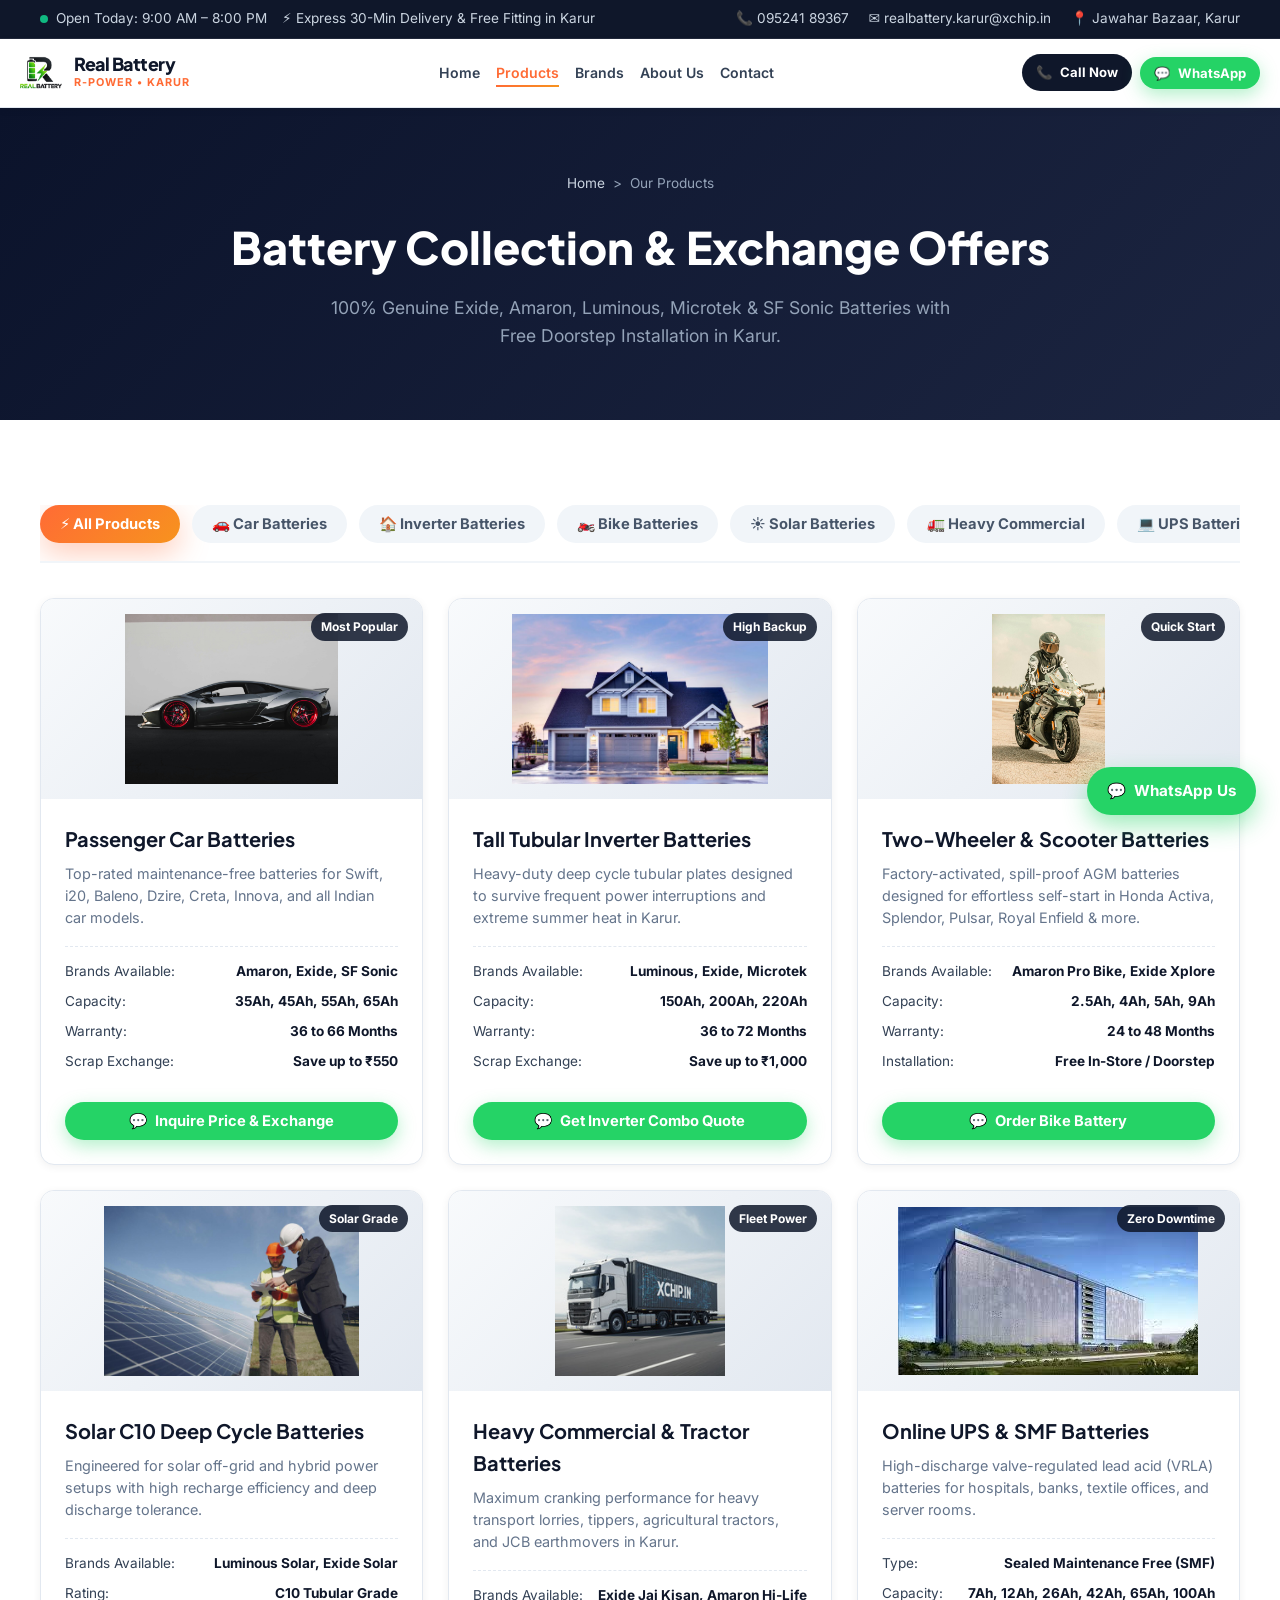
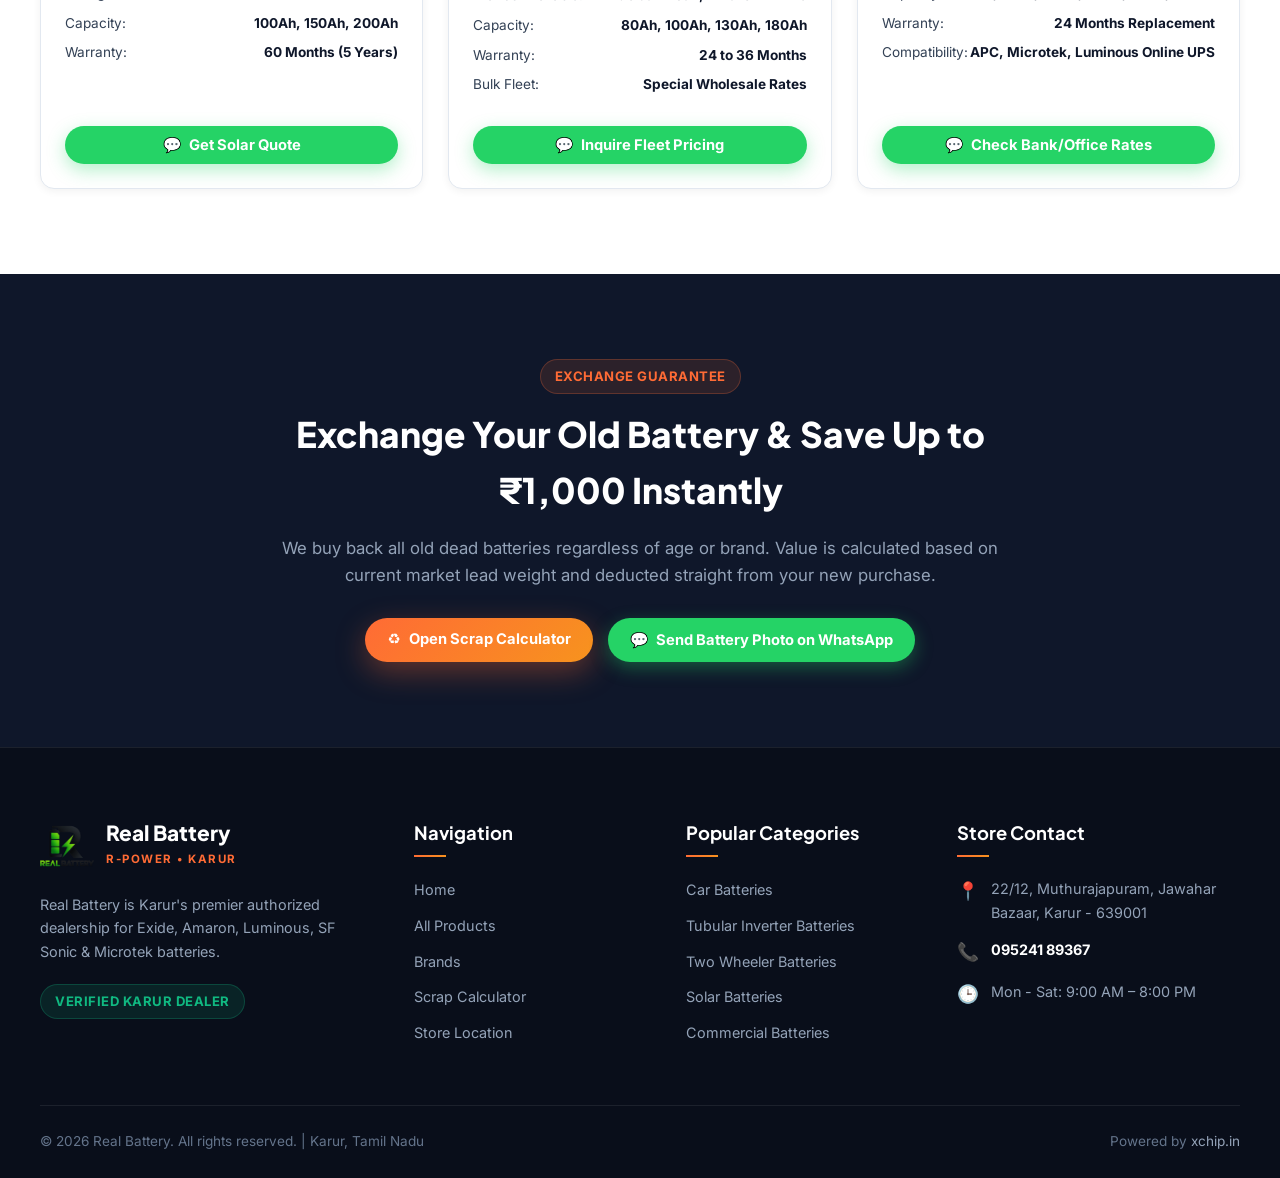
<file: products.html>
<!DOCTYPE html>
<html lang="en">
<head>
  <meta charset="utf-8" />
  <meta name="viewport" content="width=device-width, initial-scale=1.0" />
  <meta name="theme-color" content="#0b1120" />

  <!-- Primary SEO Meta Tags -->
  <title>Battery Prices in Karur | Car, Inverter &amp; Bike Batteries - Real Battery Shop</title>
  <meta name="title" content="Battery Prices in Karur | Car, Inverter &amp; Bike Batteries - Real Battery Shop" />
  <meta name="description" content="Check latest battery prices in Karur for Exide, Amaron, Luminous, Microtek &amp; SF Sonic. Car batteries, Inverter tubular batteries &amp; bike batteries with free doorstep fitting in Karur. Call 09524189367." />
  <meta name="keywords" content="Karur battery shop, battery dealers in Karur, car battery price Karur, inverter battery price Karur, bike battery Karur, Amaron car battery Karur, Exide mileage battery Karur, Luminous 150Ah Karur, tubular battery Karur, UPS battery Karur, கரூர் பேட்டரி விலை" />
  <meta name="robots" content="index, follow" />
  <meta name="author" content="Real Battery" />

  <!-- Canonical & Language Alternates -->
  <link rel="canonical" href="https://realbattery.karur.xchip.in/products.html" />
  <link rel="alternate" hreflang="en-IN" href="https://realbattery.karur.xchip.in/products.html" />
  <link rel="alternate" hreflang="ta-IN" href="https://realbattery.karur.xchip.in/products.html" />

  <!-- Open Graph -->
  <meta property="og:type" content="website" />
  <meta property="og:url" content="https://realbattery.karur.xchip.in/products.html" />
  <meta property="og:title" content="Battery Collection &amp; Prices in Karur | Real Battery" />
  <meta property="og:description" content="Browse authentic Exide, Amaron, and Luminous batteries in Karur with guaranteed warranty and 30-min doorstep installation." />
  <meta property="og:image" content="https://realbattery.karur.xchip.in/logo.png" />

  <!-- Favicon -->
  <link rel="icon" type="image/png" sizes="32x32" href="favicon-32x32.png" />
  <link rel="apple-touch-icon" href="apple-touch-icon.png" />

  <!-- Fonts & Stylesheet -->
  <link rel="preconnect" href="https://fonts.googleapis.com" />
  <link rel="preconnect" href="https://fonts.gstatic.com" crossorigin />
  <link href="https://fonts.googleapis.com/css2?family=Inter:wght@400;500;600;700&family=Plus+Jakarta+Sans:wght@600;700;800&display=swap" rel="stylesheet" />
  <link rel="stylesheet" href="assets/css/main.css" />

  <!-- ItemList Schema -->
  <script type="application/ld+json">
  {
    "@context": "https://schema.org",
    "@type": "ItemList",
    "name": "Real Battery Karur - Product Collection",
    "itemListElement": [
      {
        "@type": "Product",
        "position": 1,
        "name": "Amaron & Exide Passenger Car Batteries",
        "description": "Zero maintenance, high cranking automotive batteries with 36 to 66 months warranty in Karur.",
        "image": "https://realbattery.karur.xchip.in/images/car.jpg",
        "offers": {
          "@type": "Offer",
          "priceCurrency": "INR",
          "availability": "https://schema.org/InStock",
          "seller": {
            "@type": "AutoPartsStore",
            "name": "Real Battery Karur"
          }
        }
      },
      {
        "@type": "Product",
        "position": 2,
        "name": "Luminous & Exide Tall Tubular Inverter Batteries",
        "description": "Deep cycle tubular power backup batteries (150Ah - 220Ah) with up to 72 months warranty in Karur.",
        "image": "https://realbattery.karur.xchip.in/images/home.jpg",
        "offers": {
          "@type": "Offer",
          "priceCurrency": "INR",
          "availability": "https://schema.org/InStock",
          "seller": {
            "@type": "AutoPartsStore",
            "name": "Real Battery Karur"
          }
        }
      },
      {
        "@type": "Product",
        "position": 3,
        "name": "Two-Wheeler & Motorcycle Batteries",
        "description": "Sealed maintenance-free AGM bike batteries for Honda, Hero, Bajaj, TVS, Yamaha with free fitting.",
        "image": "https://realbattery.karur.xchip.in/images/bike.jpg",
        "offers": {
          "@type": "Offer",
          "priceCurrency": "INR",
          "availability": "https://schema.org/InStock",
          "seller": {
            "@type": "AutoPartsStore",
            "name": "Real Battery Karur"
          }
        }
      }
    ]
  }
  </script>
</head>
<body>

  <!-- Top Announcement Bar -->
  <div class="top-bar">
    <div class="container top-bar-content">
      <div class="top-bar-left">
        <span class="badge-live"><span class="live-dot"></span> Open Today: 9:00 AM – 8:00 PM</span>
        <span>⚡ Express 30-Min Delivery &amp; Free Fitting in Karur</span>
      </div>
      <div class="top-bar-right">
        <a href="tel:09524189367">📞 095241 89367</a>
        <a href="mailto:realbattery.karur@xchip.in">✉️ realbattery.karur@xchip.in</a>
        <a href="https://maps.app.goo.gl/18x5zpWMstGUSMpy9" target="_blank" rel="noopener">📍 Jawahar Bazaar, Karur</a>
      </div>
    </div>
  </div>

  <!-- Header -->
  <header class="site-header">
    <!-- Mobile-only Emergency Breakdown Call Strip -->
    <div class="mobile-emergency-bar">
      🚨 Battery Breakdown? Call Now: <a href="tel:09524189367">095241 89367</a> — 30-Min Rapid Response in Karur
    </div>
    <div class="container header-inner">
      <a href="index.html" class="brand-logo" aria-label="Real Battery Home">
        <img src="logo.png" alt="Real Battery R Power Karur Logo" width="52" height="52" />
        <div class="brand-title-wrap">
          <span class="brand-main-title">Real Battery</span>
          <span class="brand-sub-title">R-POWER • KARUR</span>
        </div>
      </a>

      <nav aria-label="Primary Navigation">
        <ul class="nav-menu" id="navMenu">
          <li><a href="index.html" class="nav-link">Home</a></li>
          <li><a href="products.html" class="nav-link active">Products</a></li>
          <li><a href="index.html#brands" class="nav-link">Brands</a></li>
          <li class="nav-item-hide-md"><a href="index.html#calculator" class="nav-link">Scrap Calculator</a></li>
          <li><a href="about.html" class="nav-link">About Us</a></li>
          <li><a href="contact.html" class="nav-link">Contact</a></li>
        </ul>
      </nav>

      <div class="header-actions">
        <a href="tel:09524189367" class="btn btn-call">
          <span>📞</span> Call Now
        </a>
        <button class="btn btn-whatsapp" onclick="openWhatsAppCustom('Hi Real Battery Karur! I want to check prices for a specific battery model.')">
          <span>💬</span> WhatsApp
        </button>
        <button class="mobile-toggle" id="mobileToggle" aria-label="Toggle Navigation Menu">
          ☰
        </button>
      </div>
    </div>
  </header>

  <main>
    <!-- Page Hero Banner -->
    <section class="page-hero">
      <div class="container">
        <div class="breadcrumbs">
          <a href="index.html">Home</a> &gt; <span>Our Products</span>
        </div>
        <h1>Battery Collection &amp; Exchange Offers</h1>
        <p>100% Genuine Exide, Amaron, Luminous, Microtek &amp; SF Sonic Batteries with Free Doorstep Installation in Karur.</p>
      </div>
    </section>

    <!-- Product Catalog Section -->
    <section class="section" style="background: #ffffff;">
      <div class="container">

        <!-- Interactive Filter Tabs -->
        <div class="finder-tabs" style="margin-bottom: 35px;">
          <button class="finder-tab-btn active" data-category="all">⚡ All Products</button>
          <button class="finder-tab-btn" data-category="car">🚗 Car Batteries</button>
          <button class="finder-tab-btn" data-category="inverter">🏠 Inverter Batteries</button>
          <button class="finder-tab-btn" data-category="bike">🏍️ Bike Batteries</button>
          <button class="finder-tab-btn" data-category="solar">☀️ Solar Batteries</button>
          <button class="finder-tab-btn" data-category="truck">🚛 Heavy Commercial</button>
          <button class="finder-tab-btn" data-category="ups">💻 UPS Batteries</button>
        </div>

        <!-- Products Grid -->
        <div class="finder-results-grid">

          <!-- 1. Car Battery -->
          <div class="product-card finder-card" data-category="car">
            <div class="product-thumb">
              <span class="product-badge-corner">Most Popular</span>
              <img src="images/car.jpg" alt="Car Battery Karur - Amaron Exide" loading="lazy" />
            </div>
            <div class="product-body">
              <h3>Passenger Car Batteries</h3>
              <p>Top-rated maintenance-free batteries for Swift, i20, Baleno, Dzire, Creta, Innova, and all Indian car models.</p>
              <ul class="product-specs">
                <li><span>Brands Available:</span> <strong>Amaron, Exide, SF Sonic</strong></li>
                <li><span>Capacity:</span> <strong>35Ah, 45Ah, 55Ah, 65Ah</strong></li>
                <li><span>Warranty:</span> <strong>36 to 66 Months</strong></li>
                <li><span>Scrap Exchange:</span> <strong>Save up to ₹550</strong></li>
              </ul>
              <div class="product-footer">
                <button class="btn btn-whatsapp" style="width: 100%;" onclick="bookBatteryWhatsApp('Passenger Car Battery (35Ah-65Ah)', 'Car')">
                  <span>💬</span> Inquire Price &amp; Exchange
                </button>
              </div>
            </div>
          </div>

          <!-- 2. Inverter Battery -->
          <div class="product-card finder-card" data-category="inverter">
            <div class="product-thumb">
              <span class="product-badge-corner">High Backup</span>
              <img src="images/home.jpg" alt="Home Inverter Tubular Battery Karur" loading="lazy" />
            </div>
            <div class="product-body">
              <h3>Tall Tubular Inverter Batteries</h3>
              <p>Heavy-duty deep cycle tubular plates designed to survive frequent power interruptions and extreme summer heat in Karur.</p>
              <ul class="product-specs">
                <li><span>Brands Available:</span> <strong>Luminous, Exide, Microtek</strong></li>
                <li><span>Capacity:</span> <strong>150Ah, 200Ah, 220Ah</strong></li>
                <li><span>Warranty:</span> <strong>36 to 72 Months</strong></li>
                <li><span>Scrap Exchange:</span> <strong>Save up to ₹1,000</strong></li>
              </ul>
              <div class="product-footer">
                <button class="btn btn-whatsapp" style="width: 100%;" onclick="bookBatteryWhatsApp('Tall Tubular Inverter Battery', 'Inverter')">
                  <span>💬</span> Get Inverter Combo Quote
                </button>
              </div>
            </div>
          </div>

          <!-- 3. Bike Battery -->
          <div class="product-card finder-card" data-category="bike">
            <div class="product-thumb">
              <span class="product-badge-corner">Quick Start</span>
              <img src="images/bike.jpg" alt="Motorcycle Two Wheeler Battery Karur" loading="lazy" />
            </div>
            <div class="product-body">
              <h3>Two-Wheeler &amp; Scooter Batteries</h3>
              <p>Factory-activated, spill-proof AGM batteries designed for effortless self-start in Honda Activa, Splendor, Pulsar, Royal Enfield &amp; more.</p>
              <ul class="product-specs">
                <li><span>Brands Available:</span> <strong>Amaron Pro Bike, Exide Xplore</strong></li>
                <li><span>Capacity:</span> <strong>2.5Ah, 4Ah, 5Ah, 9Ah</strong></li>
                <li><span>Warranty:</span> <strong>24 to 48 Months</strong></li>
                <li><span>Installation:</span> <strong>Free In-Store / Doorstep</strong></li>
              </ul>
              <div class="product-footer">
                <button class="btn btn-whatsapp" style="width: 100%;" onclick="bookBatteryWhatsApp('Two Wheeler Bike Battery', 'Bike')">
                  <span>💬</span> Order Bike Battery
                </button>
              </div>
            </div>
          </div>

          <!-- 4. Solar Battery -->
          <div class="product-card finder-card" data-category="solar">
            <div class="product-thumb">
              <span class="product-badge-corner">Solar Grade</span>
              <img src="images/solar.jpg" alt="Solar C10 Tubular Battery Karur" loading="lazy" />
            </div>
            <div class="product-body">
              <h3>Solar C10 Deep Cycle Batteries</h3>
              <p>Engineered for solar off-grid and hybrid power setups with high recharge efficiency and deep discharge tolerance.</p>
              <ul class="product-specs">
                <li><span>Brands Available:</span> <strong>Luminous Solar, Exide Solar</strong></li>
                <li><span>Rating:</span> <strong>C10 Tubular Grade</strong></li>
                <li><span>Capacity:</span> <strong>100Ah, 150Ah, 200Ah</strong></li>
                <li><span>Warranty:</span> <strong>60 Months (5 Years)</strong></li>
              </ul>
              <div class="product-footer">
                <button class="btn btn-whatsapp" style="width: 100%;" onclick="bookBatteryWhatsApp('Solar C10 Deep Cycle Battery', 'Solar')">
                  <span>💬</span> Get Solar Quote
                </button>
              </div>
            </div>
          </div>

          <!-- 5. Commercial Truck Battery -->
          <div class="product-card finder-card" data-category="truck">
            <div class="product-thumb">
              <span class="product-badge-corner">Fleet Power</span>
              <img src="images/truck.jpeg" alt="Commercial Truck Bus Tractor Battery Karur" loading="lazy" />
            </div>
            <div class="product-body">
              <h3>Heavy Commercial &amp; Tractor Batteries</h3>
              <p>Maximum cranking performance for heavy transport lorries, tippers, agricultural tractors, and JCB earthmovers in Karur.</p>
              <ul class="product-specs">
                <li><span>Brands Available:</span> <strong>Exide Jai Kisan, Amaron Hi-Life</strong></li>
                <li><span>Capacity:</span> <strong>80Ah, 100Ah, 130Ah, 180Ah</strong></li>
                <li><span>Warranty:</span> <strong>24 to 36 Months</strong></li>
                <li><span>Bulk Fleet:</span> <strong>Special Wholesale Rates</strong></li>
              </ul>
              <div class="product-footer">
                <button class="btn btn-whatsapp" style="width: 100%;" onclick="bookBatteryWhatsApp('Commercial Truck & Fleet Battery', 'Truck')">
                  <span>💬</span> Inquire Fleet Pricing
                </button>
              </div>
            </div>
          </div>

          <!-- 6. Online UPS SMF Battery -->
          <div class="product-card finder-card" data-category="ups">
            <div class="product-thumb">
              <span class="product-badge-corner">Zero Downtime</span>
              <img src="images/ups.jpeg" alt="Online UPS SMF Battery Karur" loading="lazy" />
            </div>
            <div class="product-body">
              <h3>Online UPS &amp; SMF Batteries</h3>
              <p>High-discharge valve-regulated lead acid (VRLA) batteries for hospitals, banks, textile offices, and server rooms.</p>
              <ul class="product-specs">
                <li><span>Type:</span> <strong>Sealed Maintenance Free (SMF)</strong></li>
                <li><span>Capacity:</span> <strong>7Ah, 12Ah, 26Ah, 42Ah, 65Ah, 100Ah</strong></li>
                <li><span>Warranty:</span> <strong>24 Months Replacement</strong></li>
                <li><span>Compatibility:</span> <strong>APC, Microtek, Luminous Online UPS</strong></li>
              </ul>
              <div class="product-footer">
                <button class="btn btn-whatsapp" style="width: 100%;" onclick="bookBatteryWhatsApp('Online UPS SMF Battery', 'UPS')">
                  <span>💬</span> Check Bank/Office Rates
                </button>
              </div>
            </div>
          </div>

        </div>
      </div>
    </section>

    <!-- Scrap Exchange CTA Section -->
    <section class="section" style="background: #0f172a; color: #fff;">
      <div class="container" style="text-align: center; max-width: 760px;">
        <div class="badge badge-primary" style="margin-bottom: 12px;">Exchange Guarantee</div>
        <h2 style="font-family: var(--font-heading); font-size: 2.2rem; font-weight: 800; margin-bottom: 16px;">
          Exchange Your Old Battery &amp; Save Up to ₹1,000 Instantly
        </h2>
        <p style="color: #94a3b8; font-size: 1.05rem; line-height: 1.6; margin-bottom: 30px;">
          We buy back all old dead batteries regardless of age or brand. Value is calculated based on current market lead weight and deducted straight from your new purchase.
        </p>
        <div style="display: flex; gap: 15px; justify-content: center; flex-wrap: wrap;">
          <a href="index.html#calculator" class="btn btn-primary">
            <span>♻️</span> Open Scrap Calculator
          </a>
          <button class="btn btn-whatsapp" onclick="openWhatsAppCustom('Hi Real Battery Karur! I want to know the exchange price for my old battery.')">
            <span>💬</span> Send Battery Photo on WhatsApp
          </button>
        </div>
      </div>
    </section>
  </main>

  <!-- Footer -->
  <footer class="site-footer">
    <div class="container">
      <div class="footer-grid">
        <div class="footer-col footer-about">
          <div style="display: flex; align-items: center; gap: 12px; margin-bottom: 18px;">
            <img src="logo.png" alt="Real Battery R Power Karur" width="54" height="54" />
            <div>
              <span style="font-family: var(--font-heading); font-size: 1.3rem; font-weight: 800; color: #fff; display: block; line-height: 1.1;">Real Battery</span>
              <span style="font-size: 0.72rem; font-weight: 700; color: var(--primary); letter-spacing: 1.5px; text-transform: uppercase;">R-POWER • KARUR</span>
            </div>
          </div>
          <p>Real Battery is Karur's premier authorized dealership for Exide, Amaron, Luminous, SF Sonic &amp; Microtek batteries.</p>
          <div class="badge badge-success">Verified Karur Dealer</div>
        </div>

        <div class="footer-col">
          <h4>Navigation</h4>
          <ul class="footer-links">
            <li><a href="index.html">Home</a></li>
            <li><a href="products.html">All Products</a></li>
            <li><a href="index.html#brands">Brands</a></li>
            <li><a href="index.html#calculator">Scrap Calculator</a></li>
            <li><a href="contact.html">Store Location</a></li>
          </ul>
        </div>

        <div class="footer-col">
          <h4>Popular Categories</h4>
          <ul class="footer-links">
            <li><a href="products.html">Car Batteries</a></li>
            <li><a href="products.html">Tubular Inverter Batteries</a></li>
            <li><a href="products.html">Two Wheeler Batteries</a></li>
            <li><a href="products.html">Solar Batteries</a></li>
            <li><a href="products.html">Commercial Batteries</a></li>
          </ul>
        </div>

        <div class="footer-col">
          <h4>Store Contact</h4>
          <div class="footer-contact-item">
            <span class="icon">📍</span>
            <span>22/12, Muthurajapuram, Jawahar Bazaar, Karur - 639001</span>
          </div>
          <div class="footer-contact-item">
            <span class="icon">📞</span>
            <a href="tel:09524189367" style="color: #fff; font-weight: 700;">095241 89367</a>
          </div>
          <div class="footer-contact-item">
            <span class="icon">🕒</span>
            <span>Mon - Sat: 9:00 AM – 8:00 PM</span>
          </div>
        </div>
      </div>

      <div class="footer-bottom">
        <p>&copy; 2026 Real Battery. All rights reserved. | Karur, Tamil Nadu</p>
        <p>Powered by <a href="https://xchip.in" target="_blank" rel="noopener">xchip.in</a></p>
      </div>
    </div>
  </footer>

  <a href="javascript:void(0)" onclick="openWhatsAppCustom('Hi Real Battery Karur! I am browsing your products and need assistance.')" class="whatsapp-floating-btn" aria-label="Chat on WhatsApp">
    <span>💬</span> WhatsApp Us
  </a>

  <!-- Mobile Bottom Action Dock -->
  <aside class="mobile-bottom-dock">
    <div class="dock-grid">
      <a href="tel:09524189367" class="dock-btn dock-call">
        <span class="icon">📞</span>
        <span>Call</span>
      </a>
      <a href="javascript:void(0)" onclick="openWhatsAppCustom('Hi Real Battery Karur! I want to order a battery.')" class="dock-btn dock-wa">
        <span class="icon">💬</span>
        <span>WhatsApp</span>
      </a>
      <a href="https://maps.app.goo.gl/18x5zpWMstGUSMpy9" target="_blank" rel="noopener" class="dock-btn dock-map">
        <span class="icon">📍</span>
        <span>Map</span>
      </a>
    </div>
  </aside>

  <script src="assets/js/main.js"></script>
</body>
</html>
</file>
<file: assets/css/main.css>
/* ==========================================================================
   REAL BATTERY KARUR - ULTRA-PREMIUM MODERN DESIGN SYSTEM
   Dominant Local SEO & High-Conversion Responsive Stylesheet
   ========================================================================== */

:root {
  /* Color Palette */
  --primary: #ff6b35;
  --primary-hover: #fa5a1e;
  --primary-gradient: linear-gradient(135deg, #ff6b35 0%, #f7931e 100%);
  --primary-glow: rgba(255, 107, 53, 0.35);

  --secondary: #6366f1;
  --secondary-gradient: linear-gradient(135deg, #4f46e5 0%, #7c3aed 100%);
  
  --dark-bg: #0b1120;
  --dark-card: #131d33;
  --dark-card-hover: #182440;
  --dark-border: rgba(255, 255, 255, 0.08);

  --light-bg: #f8fafc;
  --light-card: #ffffff;
  --light-border: #e2e8f0;

  --text-main: #0f172a;
  --text-muted: #64748b;
  --text-white: #ffffff;
  --text-white-muted: #94a3b8;

  --success: #10b981;
  --success-glow: rgba(16, 185, 129, 0.3);
  --whatsapp: #25d366;
  --whatsapp-hover: #20ba5a;

  /* Typography */
  --font-heading: 'Plus Jakarta Sans', system-ui, -apple-system, sans-serif;
  --font-body: 'Inter', system-ui, -apple-system, sans-serif;

  /* Layout & Spacing */
  --container-max: 1240px;
  --radius-sm: 8px;
  --radius-md: 14px;
  --radius-lg: 22px;
  --radius-full: 9999px;
  
  --shadow-sm: 0 2px 8px rgba(0, 0, 0, 0.06);
  --shadow-md: 0 8px 24px rgba(0, 0, 0, 0.09);
  --shadow-lg: 0 16px 40px rgba(0, 0, 0, 0.12);
  --shadow-glow: 0 10px 30px var(--primary-glow);

  --transition: all 0.3s cubic-bezier(0.16, 1, 0.3, 1);
}

/* Reset & Base Styles */
*, *::before, *::after {
  margin: 0;
  padding: 0;
  box-sizing: border-box;
}

html {
  scroll-behavior: smooth;
  font-size: 16px;
  -webkit-text-size-adjust: 100%;
}

body {
  font-family: var(--font-body);
  color: var(--text-main);
  background-color: var(--light-bg);
  line-height: 1.6;
  overflow-x: hidden;
  position: relative;
}

img {
  max-width: 100%;
  height: auto;
  display: block;
}

a {
  color: inherit;
  text-decoration: none;
  transition: var(--transition);
}

button, input, select {
  font-family: inherit;
  font-size: inherit;
}

/* Container */
.container {
  width: 100%;
  max-width: var(--container-max);
  margin-left: auto;
  margin-right: auto;
  padding-left: 20px;
  padding-right: 20px;
}

/* Utility Classes */
.text-center { text-align: center; }
.text-primary { color: var(--primary); }
.text-success { color: var(--success); }
.badge {
  display: inline-flex;
  align-items: center;
  gap: 6px;
  padding: 6px 14px;
  border-radius: var(--radius-full);
  font-size: 0.82rem;
  font-weight: 700;
  letter-spacing: 0.5px;
  text-transform: uppercase;
}
.badge-primary {
  background: rgba(255, 107, 53, 0.12);
  color: var(--primary);
  border: 1px solid rgba(255, 107, 53, 0.25);
}
.badge-success {
  background: rgba(16, 185, 129, 0.12);
  color: var(--success);
  border: 1px solid rgba(16, 185, 129, 0.25);
}
.badge-live {
  display: inline-flex;
  align-items: center;
  gap: 8px;
}
.live-dot {
  width: 8px;
  height: 8px;
  background-color: var(--success);
  border-radius: 50%;
  box-shadow: 0 0 0 0 rgba(16, 185, 129, 0.7);
  animation: pulse-dot 1.8s infinite;
}

@keyframes pulse-dot {
  0% { transform: scale(0.95); box-shadow: 0 0 0 0 rgba(16, 185, 129, 0.7); }
  70% { transform: scale(1); box-shadow: 0 0 0 8px rgba(16, 185, 129, 0); }
  100% { transform: scale(0.95); box-shadow: 0 0 0 0 rgba(16, 185, 129, 0); }
}

/* Top Notification / Urgency Bar */
.top-bar {
  background: #0f172a;
  color: #cbd5e1;
  font-size: 0.85rem;
  padding: 8px 0;
  border-bottom: 1px solid rgba(255, 255, 255, 0.08);
}
.top-bar-content {
  display: flex;
  justify-content: space-between;
  align-items: center;
  flex-wrap: wrap;
  gap: 10px;
}
.top-bar-left {
  display: flex;
  align-items: center;
  gap: 15px;
}
.top-bar-right {
  display: flex;
  align-items: center;
  gap: 20px;
}
.top-bar a:hover {
  color: var(--primary);
}

/* Header & Navigation */
header.site-header {
  position: sticky;
  top: 0;
  z-index: 999;
  background: rgba(255, 255, 255, 0.94);
  backdrop-filter: blur(16px);
  -webkit-backdrop-filter: blur(16px);
  border-bottom: 1px solid var(--light-border);
  box-shadow: var(--shadow-sm);
  transition: var(--transition);
}

header.site-header.scrolled {
  background: rgba(255, 255, 255, 0.98);
  box-shadow: var(--shadow-md);
}

.header-inner {
  display: flex;
  align-items: center;
  justify-content: space-between;
  padding: 12px 0;
  gap: 16px;
  flex-wrap: nowrap;
}

.brand-logo {
  display: flex;
  align-items: center;
  gap: 12px;
  text-decoration: none;
  flex-shrink: 0;
}

.brand-logo img {
  height: 52px;
  width: auto;
  object-fit: contain;
  transition: var(--transition);
}

.brand-title-wrap {
  display: flex;
  flex-direction: column;
}

.brand-main-title {
  font-family: var(--font-heading);
  font-size: 1.25rem;
  font-weight: 800;
  letter-spacing: -0.5px;
  color: #0f172a;
  line-height: 1.1;
}

.brand-sub-title {
  font-size: 0.72rem;
  font-weight: 700;
  letter-spacing: 1px;
  color: var(--primary);
  text-transform: uppercase;
}

.nav-menu {
  display: flex;
  align-items: center;
  gap: 22px;
  list-style: none;
  margin: 0;
  padding: 0;
}

.nav-link {
  font-weight: 600;
  font-size: 0.92rem;
  color: #334155;
  position: relative;
  padding: 6px 0;
  white-space: nowrap;
}

.nav-link:hover, .nav-link.active {
  color: var(--primary);
}

.nav-link::after {
  content: '';
  position: absolute;
  bottom: 0;
  left: 0;
  width: 0;
  height: 2px;
  background: var(--primary-gradient);
  transition: var(--transition);
}

.nav-link:hover::after, .nav-link.active::after {
  width: 100%;
}

.header-actions {
  display: flex;
  align-items: center;
  gap: 10px;
  flex-shrink: 0;
}

/* Buttons */
.btn {
  display: inline-flex;
  align-items: center;
  justify-content: center;
  gap: 8px;
  padding: 10px 22px;
  border-radius: var(--radius-full);
  font-weight: 700;
  font-size: 0.92rem;
  cursor: pointer;
  border: none;
  transition: var(--transition);
  text-align: center;
}

.btn-primary {
  background: var(--primary-gradient);
  color: var(--text-white);
  box-shadow: var(--shadow-glow);
}
.btn-primary:hover {
  transform: translateY(-2px);
  box-shadow: 0 14px 28px rgba(255, 107, 53, 0.45);
  color: #fff;
}

.btn-secondary {
  background: #ffffff;
  color: #0f172a;
  border: 1px solid #cbd5e1;
}
.btn-secondary:hover {
  background: #f1f5f9;
  border-color: #94a3b8;
  transform: translateY(-2px);
}

.btn-whatsapp {
  background: var(--whatsapp);
  color: #ffffff;
  box-shadow: 0 6px 18px rgba(37, 211, 102, 0.35);
}
.btn-whatsapp:hover {
  background: var(--whatsapp-hover);
  transform: translateY(-2px);
  box-shadow: 0 10px 24px rgba(37, 211, 102, 0.45);
  color: #fff;
}

.btn-outline-white {
  background: transparent;
  color: #fff;
  border: 2px solid rgba(255, 255, 255, 0.4);
}
.btn-outline-white:hover {
  background: rgba(255, 255, 255, 0.15);
  border-color: #fff;
}

.btn-call {
  background: #0f172a;
  color: #fff;
}
.btn-call:hover {
  background: #1e293b;
  transform: translateY(-2px);
  color: #fff;
}

/* Mobile Toggle */
.mobile-toggle {
  display: none;
  background: transparent;
  border: none;
  font-size: 1.6rem;
  color: #0f172a;
  cursor: pointer;
  padding: 6px;
  line-height: 1;
}

/* Hero Section */
.hero-section {
  position: relative;
  background: radial-gradient(circle at 80% 20%, rgba(255, 107, 53, 0.15) 0%, transparent 40%),
              radial-gradient(circle at 10% 80%, rgba(99, 102, 241, 0.12) 0%, transparent 45%),
              linear-gradient(180deg, #0b132b 0%, #1c2541 100%);
  color: #ffffff;
  padding: 85px 0 100px;
  overflow: hidden;
}

.hero-section::before {
  content: '';
  position: absolute;
  top: 0;
  left: 0;
  right: 0;
  bottom: 0;
  background: radial-gradient(rgba(255, 255, 255, 0.04) 1px, transparent 1px);
  background-size: 28px 28px;
  pointer-events: none;
}

.hero-grid {
  display: grid;
  grid-template-columns: 1.15fr 0.85fr;
  gap: 50px;
  align-items: center;
  position: relative;
  z-index: 2;
}

.hero-content h1 {
  font-family: var(--font-heading);
  font-size: 3.2rem;
  line-height: 1.18;
  font-weight: 800;
  margin: 18px 0;
  letter-spacing: -0.8px;
}

.hero-content h1 .highlight {
  background: linear-gradient(135deg, #ff8c42 0%, #ffd166 100%);
  -webkit-background-clip: text;
  -webkit-text-fill-color: transparent;
}

.hero-subtitle {
  font-size: 1.15rem;
  color: #94a3b8;
  margin-bottom: 30px;
  max-width: 580px;
  line-height: 1.65;
}

.hero-cta-group {
  display: flex;
  flex-wrap: wrap;
  gap: 16px;
  margin-bottom: 35px;
}

.hero-trust-metrics {
  display: grid;
  grid-template-columns: repeat(3, 1fr);
  gap: 20px;
  border-top: 1px solid rgba(255, 255, 255, 0.12);
  padding-top: 25px;
}

.metric-item h4 {
  font-size: 1.55rem;
  font-weight: 800;
  color: #f8fafc;
}
.metric-item p {
  font-size: 0.82rem;
  color: #94a3b8;
  text-transform: uppercase;
  letter-spacing: 0.5px;
  font-weight: 600;
}

/* Quick Booking Widget in Hero */
.hero-widget-card {
  background: rgba(255, 255, 255, 0.05);
  border: 1px solid rgba(255, 255, 255, 0.15);
  backdrop-filter: blur(24px);
  -webkit-backdrop-filter: blur(24px);
  border-radius: var(--radius-lg);
  padding: 32px;
  box-shadow: 0 25px 50px -12px rgba(0, 0, 0, 0.5);
  position: relative;
}

.hero-widget-card h3 {
  font-family: var(--font-heading);
  font-size: 1.35rem;
  font-weight: 700;
  margin-bottom: 8px;
  color: #fff;
}

.hero-widget-card p {
  color: #94a3b8;
  font-size: 0.88rem;
  margin-bottom: 22px;
}

.widget-form-group {
  margin-bottom: 16px;
}

.widget-form-group label {
  display: block;
  font-size: 0.82rem;
  font-weight: 600;
  color: #cbd5e1;
  margin-bottom: 6px;
  text-transform: uppercase;
  letter-spacing: 0.5px;
}

.widget-select {
  width: 100%;
  padding: 12px 14px;
  background: rgba(15, 23, 42, 0.8);
  border: 1px solid rgba(255, 255, 255, 0.18);
  border-radius: var(--radius-sm);
  color: #ffffff;
  outline: none;
  cursor: pointer;
  transition: var(--transition);
}

.widget-select:focus {
  border-color: var(--primary);
  box-shadow: 0 0 0 3px rgba(255, 107, 53, 0.25);
}

.widget-select option {
  background: #0f172a;
  color: #fff;
}

/* Brand Ticker / Strip */
.brands-strip {
  background: #ffffff;
  padding: 40px 0;
  border-bottom: 1px solid var(--light-border);
}

.brands-strip-title {
  text-align: center;
  font-size: 0.88rem;
  font-weight: 700;
  text-transform: uppercase;
  letter-spacing: 1.5px;
  color: var(--text-muted);
  margin-bottom: 28px;
}

.brands-grid {
  display: grid;
  grid-template-columns: repeat(5, 1fr);
  gap: 25px;
  align-items: center;
}

.brand-card-item {
  background: #ffffff;
  border: 1px solid #e2e8f0;
  border-radius: var(--radius-md);
  padding: 18px 20px;
  display: flex;
  flex-direction: column;
  align-items: center;
  text-align: center;
  transition: var(--transition);
  box-shadow: var(--shadow-sm);
}

.brand-card-item:hover {
  transform: translateY(-4px);
  border-color: var(--primary);
  box-shadow: var(--shadow-md);
}

.brand-logo-wrap {
  width: 90px;
  height: 60px;
  display: flex;
  align-items: center;
  justify-content: center;
  margin-bottom: 12px;
}

.brand-logo-wrap img {
  max-width: 100%;
  max-height: 100%;
  object-fit: contain;
  filter: grayscale(15%);
  transition: var(--transition);
}

.brand-card-item:hover .brand-logo-wrap img {
  filter: grayscale(0%);
  transform: scale(1.06);
}

.brand-card-item h4 {
  font-size: 1.05rem;
  font-weight: 700;
  color: #1e293b;
  margin-bottom: 4px;
}

.brand-card-item span {
  font-size: 0.78rem;
  color: #64748b;
}

/* Section Headings */
.section {
  padding: 85px 0;
  position: relative;
}

.section-dark {
  background: #0f172a;
  color: #ffffff;
}

.section-header {
  text-align: center;
  max-width: 760px;
  margin: 0 auto 50px;
}

.section-header h2 {
  font-family: var(--font-heading);
  font-size: 2.35rem;
  font-weight: 800;
  letter-spacing: -0.5px;
  margin: 12px 0;
}

.section-header p {
  font-size: 1.05rem;
  color: var(--text-muted);
}

.section-dark .section-header p {
  color: #94a3b8;
}

/* Interactive Battery Finder Tool */
.finder-wrapper {
  background: #ffffff;
  border-radius: var(--radius-lg);
  border: 1px solid var(--light-border);
  box-shadow: var(--shadow-md);
  padding: 35px;
  margin-top: -30px;
  position: relative;
  z-index: 10;
}

.finder-tabs {
  display: flex;
  gap: 12px;
  border-bottom: 2px solid #f1f5f9;
  padding-bottom: 18px;
  margin-bottom: 28px;
  overflow-x: auto;
  scrollbar-width: none;
}
.finder-tabs::-webkit-scrollbar { display: none; }

.finder-tab-btn {
  display: inline-flex;
  align-items: center;
  gap: 8px;
  padding: 10px 20px;
  border-radius: var(--radius-full);
  background: #f1f5f9;
  border: none;
  font-weight: 700;
  font-size: 0.92rem;
  color: #475569;
  cursor: pointer;
  white-space: nowrap;
  transition: var(--transition);
}

.finder-tab-btn:hover {
  background: #e2e8f0;
  color: #0f172a;
}

.finder-tab-btn.active {
  background: var(--primary-gradient);
  color: #ffffff;
  box-shadow: var(--shadow-glow);
}

.finder-results-grid {
  display: grid;
  grid-template-columns: repeat(3, 1fr);
  gap: 25px;
}

/* Product Cards */
.product-card {
  background: #ffffff;
  border-radius: var(--radius-md);
  border: 1px solid #e2e8f0;
  overflow: hidden;
  box-shadow: var(--shadow-sm);
  display: flex;
  flex-direction: column;
  transition: var(--transition);
}

.product-card:hover {
  transform: translateY(-6px);
  box-shadow: var(--shadow-lg);
  border-color: rgba(255, 107, 53, 0.4);
}

.product-thumb {
  height: 200px;
  background: linear-gradient(135deg, #f8fafc 0%, #e2e8f0 100%);
  position: relative;
  overflow: hidden;
  display: flex;
  align-items: center;
  justify-content: center;
  padding: 15px;
}

.product-thumb img {
  max-height: 100%;
  width: auto;
  object-fit: contain;
  transition: var(--transition);
}

.product-card:hover .product-thumb img {
  transform: scale(1.08);
}

.product-badge-corner {
  position: absolute;
  top: 14px;
  right: 14px;
  background: rgba(15, 23, 42, 0.85);
  color: #fff;
  padding: 4px 10px;
  border-radius: var(--radius-full);
  font-size: 0.75rem;
  font-weight: 700;
  backdrop-filter: blur(8px);
}

.product-body {
  padding: 24px;
  display: flex;
  flex-direction: column;
  flex-grow: 1;
}

.product-body h3 {
  font-family: var(--font-heading);
  font-size: 1.25rem;
  font-weight: 700;
  color: #0f172a;
  margin-bottom: 8px;
}

.product-body p {
  font-size: 0.9rem;
  color: var(--text-muted);
  margin-bottom: 18px;
  line-height: 1.5;
}

.product-specs {
  list-style: none;
  margin-bottom: 22px;
  border-top: 1px dashed #e2e8f0;
  padding-top: 14px;
}

.product-specs li {
  display: flex;
  align-items: center;
  justify-content: space-between;
  font-size: 0.85rem;
  margin-bottom: 8px;
  color: #334155;
}

.product-specs li strong {
  color: #0f172a;
}

.product-footer {
  margin-top: auto;
  display: flex;
  gap: 10px;
}

/* Old Battery Scrap Calculator */
.scrap-calculator-card {
  background: linear-gradient(135deg, #1e293b 0%, #0f172a 100%);
  border: 1px solid rgba(255, 255, 255, 0.12);
  border-radius: var(--radius-lg);
  padding: 45px;
  color: #ffffff;
  display: grid;
  grid-template-columns: 1fr 1fr;
  gap: 50px;
  align-items: center;
  box-shadow: var(--shadow-lg);
}

.calc-left h3 {
  font-family: var(--font-heading);
  font-size: 2.1rem;
  font-weight: 800;
  margin: 12px 0;
  line-height: 1.2;
}

.calc-left p {
  color: #94a3b8;
  font-size: 1rem;
  margin-bottom: 24px;
}

.calc-options-grid {
  display: grid;
  grid-template-columns: repeat(2, 1fr);
  gap: 14px;
  margin-bottom: 20px;
}

.calc-option-box {
  background: rgba(255, 255, 255, 0.05);
  border: 2px solid rgba(255, 255, 255, 0.1);
  border-radius: var(--radius-md);
  padding: 16px;
  cursor: pointer;
  transition: var(--transition);
  text-align: center;
}

.calc-option-box.selected {
  border-color: var(--primary);
  background: rgba(255, 107, 53, 0.15);
}

.calc-option-box .icon {
  font-size: 1.6rem;
  margin-bottom: 6px;
  display: block;
}

.calc-option-box strong {
  display: block;
  font-size: 0.92rem;
  color: #ffffff;
}

.calc-option-box span {
  font-size: 0.78rem;
  color: #94a3b8;
}

.calc-result-box {
  background: rgba(255, 255, 255, 0.04);
  border: 1px solid rgba(255, 255, 255, 0.12);
  border-radius: var(--radius-md);
  padding: 30px;
  text-align: center;
}

.calc-result-box .label {
  font-size: 0.9rem;
  text-transform: uppercase;
  letter-spacing: 1px;
  color: #cbd5e1;
  font-weight: 700;
}

.calc-result-box .value {
  font-size: 3.2rem;
  font-weight: 800;
  color: #10b981;
  margin: 12px 0;
  font-family: var(--font-heading);
}

.calc-result-box .sub {
  color: #94a3b8;
  font-size: 0.85rem;
  margin-bottom: 20px;
}

/* Roadside Emergency Assistance Banner */
.emergency-banner {
  background: linear-gradient(135deg, #dc2626 0%, #b91c1c 100%);
  color: #fff;
  border-radius: var(--radius-lg);
  padding: 40px;
  box-shadow: 0 15px 35px rgba(220, 38, 38, 0.35);
  display: flex;
  align-items: center;
  justify-content: space-between;
  flex-wrap: wrap;
  gap: 25px;
}

.emergency-info h3 {
  font-family: var(--font-heading);
  font-size: 1.85rem;
  font-weight: 800;
  margin-bottom: 8px;
}

.emergency-info p {
  font-size: 1.05rem;
  opacity: 0.92;
}

/* Why Choose Us Feature Grid */
.features-grid {
  display: grid;
  grid-template-columns: repeat(4, 1fr);
  gap: 25px;
}

.feature-box {
  background: #ffffff;
  border-radius: var(--radius-md);
  border: 1px solid var(--light-border);
  padding: 28px 22px;
  transition: var(--transition);
  text-align: center;
}

.feature-box:hover {
  transform: translateY(-4px);
  border-color: var(--primary);
  box-shadow: var(--shadow-md);
}

.feature-icon {
  width: 65px;
  height: 65px;
  border-radius: 50%;
  background: rgba(255, 107, 53, 0.1);
  color: var(--primary);
  display: flex;
  align-items: center;
  justify-content: center;
  font-size: 1.8rem;
  margin: 0 auto 18px;
}

.feature-box h4 {
  font-family: var(--font-heading);
  font-size: 1.15rem;
  font-weight: 700;
  margin-bottom: 8px;
  color: #0f172a;
}

.feature-box p {
  font-size: 0.88rem;
  color: var(--text-muted);
  line-height: 1.55;
}

/* Hyperlocal Service Areas Grid (SEO Goldmine) */
.areas-section {
  background: #f1f5f9;
}

.areas-grid {
  display: grid;
  grid-template-columns: repeat(4, 1fr);
  gap: 16px;
}

.area-pill {
  background: #ffffff;
  border: 1px solid #e2e8f0;
  border-radius: var(--radius-md);
  padding: 16px 20px;
  display: flex;
  align-items: center;
  gap: 12px;
  transition: var(--transition);
}

.area-pill:hover {
  border-color: var(--primary);
  transform: translateY(-2px);
  box-shadow: var(--shadow-sm);
}

.area-pill .pin {
  color: var(--primary);
  font-size: 1.2rem;
}

.area-pill strong {
  display: block;
  font-size: 0.95rem;
  color: #0f172a;
}

.area-pill span {
  font-size: 0.78rem;
  color: var(--text-muted);
}

/* Reviews & Testimonials */
.google-badge-wrap {
  display: inline-flex;
  align-items: center;
  gap: 10px;
  background: #ffffff;
  border: 1px solid #e2e8f0;
  padding: 8px 20px;
  border-radius: var(--radius-full);
  box-shadow: var(--shadow-sm);
  margin-bottom: 16px;
}
.google-badge-wrap .g-logo {
  font-weight: 800;
  color: #4285F4;
  font-size: 1.15rem;
  letter-spacing: -0.5px;
}
.google-badge-wrap .g-score {
  font-weight: 800;
  color: #0f172a;
  font-size: 0.95rem;
}
.google-badge-wrap .g-stars {
  color: #f59e0b;
  font-size: 1rem;
}
.review-tag {
  display: inline-flex;
  align-items: center;
  gap: 4px;
  font-size: 0.75rem;
  color: #10b981;
  font-weight: 700;
  margin-top: 2px;
}

.reviews-grid {
  display: grid;
  grid-template-columns: repeat(3, 1fr);
  gap: 25px;
}

.review-card {
  background: #ffffff;
  border: 1px solid var(--light-border);
  border-radius: var(--radius-md);
  padding: 26px;
  box-shadow: var(--shadow-sm);
  display: flex;
  flex-direction: column;
}

.review-stars {
  color: #f59e0b;
  font-size: 1.15rem;
  margin-bottom: 14px;
}

.review-text {
  font-size: 0.95rem;
  color: #334155;
  line-height: 1.6;
  margin-bottom: 20px;
  font-style: italic;
  flex-grow: 1;
}

.review-author {
  display: flex;
  align-items: center;
  gap: 12px;
  border-top: 1px solid #f1f5f9;
  padding-top: 14px;
}

.author-avatar {
  width: 44px;
  height: 44px;
  border-radius: 50%;
  background: var(--primary-gradient);
  color: #fff;
  font-weight: 700;
  display: flex;
  align-items: center;
  justify-content: center;
  font-size: 1rem;
}

.author-info h5 {
  font-size: 0.95rem;
  font-weight: 700;
  color: #0f172a;
}

.author-info span {
  font-size: 0.78rem;
  color: var(--text-muted);
}

/* FAQ Accordion Section */
.faq-list {
  max-width: 820px;
  margin: 0 auto;
}

.faq-item {
  background: #ffffff;
  border: 1px solid var(--light-border);
  border-radius: var(--radius-md);
  margin-bottom: 14px;
  overflow: hidden;
  transition: var(--transition);
}

.faq-question {
  width: 100%;
  padding: 20px 24px;
  background: transparent;
  border: none;
  display: flex;
  justify-content: space-between;
  align-items: center;
  text-align: left;
  font-family: var(--font-heading);
  font-size: 1.05rem;
  font-weight: 700;
  color: #0f172a;
  cursor: pointer;
  transition: var(--transition);
}

.faq-question:hover {
  color: var(--primary);
}

.faq-icon {
  font-size: 1.2rem;
  transition: transform 0.3s ease;
}

.faq-item.active .faq-icon {
  transform: rotate(45deg);
  color: var(--primary);
}

.faq-answer {
  max-height: 0;
  overflow: hidden;
  transition: max-height 0.35s cubic-bezier(0, 1, 0, 1);
  padding: 0 24px;
  color: #475569;
  font-size: 0.95rem;
  line-height: 1.65;
}

.faq-item.active .faq-answer {
  max-height: 600px;
  padding-bottom: 22px;
  transition: max-height 0.4s ease-in-out;
}

/* Footer Section */
footer.site-footer {
  background: #090e1a;
  color: #ffffff;
  padding: 70px 0 25px;
  border-top: 1px solid rgba(255, 255, 255, 0.08);
}

.footer-grid {
  display: grid;
  grid-template-columns: 1.3fr 0.9fr 0.9fr 1.1fr;
  gap: 40px;
  margin-bottom: 50px;
}

.footer-col h4 {
  font-family: var(--font-heading);
  font-size: 1.15rem;
  font-weight: 700;
  color: #ffffff;
  margin-bottom: 20px;
  position: relative;
  padding-bottom: 10px;
}

.footer-col h4::after {
  content: '';
  position: absolute;
  bottom: 0;
  left: 0;
  width: 32px;
  height: 2px;
  background: var(--primary-gradient);
}

.footer-about p {
  color: #94a3b8;
  font-size: 0.9rem;
  line-height: 1.65;
  margin-bottom: 20px;
}

.footer-links {
  list-style: none;
}

.footer-links li {
  margin-bottom: 10px;
}

.footer-links a {
  color: #94a3b8;
  font-size: 0.9rem;
  transition: var(--transition);
  display: inline-flex;
  align-items: center;
  gap: 6px;
}

.footer-links a:hover {
  color: var(--primary);
  transform: translateX(4px);
}

.footer-contact-item {
  display: flex;
  gap: 12px;
  margin-bottom: 14px;
  color: #94a3b8;
  font-size: 0.9rem;
}

.footer-contact-item .icon {
  color: var(--primary);
  font-size: 1.1rem;
}

.footer-bottom {
  border-top: 1px solid rgba(255, 255, 255, 0.08);
  padding-top: 25px;
  display: flex;
  justify-content: space-between;
  align-items: center;
  flex-wrap: wrap;
  gap: 15px;
  font-size: 0.85rem;
  color: #64748b;
}

.footer-bottom a {
  color: #94a3b8;
}

.footer-bottom a:hover {
  color: var(--primary);
}

/* Floating Action Elements */
.whatsapp-floating-btn {
  position: fixed;
  bottom: 85px;
  right: 24px;
  z-index: 990;
  background: var(--whatsapp);
  color: #ffffff;
  border-radius: var(--radius-full);
  padding: 12px 20px;
  font-weight: 700;
  font-size: 0.95rem;
  display: flex;
  align-items: center;
  gap: 8px;
  box-shadow: 0 10px 25px rgba(37, 211, 102, 0.45);
  transition: var(--transition);
  text-decoration: none;
}

.whatsapp-floating-btn:hover {
  transform: scale(1.05) translateY(-2px);
  background: var(--whatsapp-hover);
  color: #fff;
}

/* Mobile Emergency Call Strip (inside header, mobile only) */
.mobile-emergency-bar {
  display: none;
  background: #dc2626;
  color: #ffffff;
  text-align: center;
  padding: 8px 16px;
  font-size: 0.88rem;
  font-weight: 700;
  letter-spacing: 0.3px;
  border-bottom: 1px solid rgba(255, 255, 255, 0.2);
}
.mobile-emergency-bar a {
  color: #ffffff;
  text-decoration: none;
  font-weight: 800;
}
.mobile-emergency-bar a:hover {
  text-decoration: underline;
}

/* Mobile Sticky Bottom Action Bar (App-like UX) */
.mobile-bottom-dock {
  display: none;
  position: fixed;
  bottom: 0;
  left: 0;
  right: 0;
  z-index: 1000;
  background: #0f172a;
  border-top: 1px solid rgba(255, 255, 255, 0.12);
  padding: 10px 16px;
  box-shadow: 0 -4px 18px rgba(0, 0, 0, 0.3);
}

.dock-grid {
  display: grid;
  grid-template-columns: repeat(3, 1fr);
  gap: 10px;
}

.dock-btn {
  display: flex;
  flex-direction: column;
  align-items: center;
  justify-content: center;
  padding: 6px 0;
  border-radius: var(--radius-sm);
  color: #ffffff;
  font-size: 0.72rem;
  font-weight: 700;
  text-transform: uppercase;
  letter-spacing: 0.5px;
}

.dock-btn .icon {
  font-size: 1.25rem;
  margin-bottom: 2px;
}

.dock-call { background: var(--primary-gradient); }
.dock-wa { background: var(--whatsapp); }
.dock-map { background: #3b82f6; }

/* Subpage Specific Layouts (About, Products, Contact) */
.page-hero {
  background: linear-gradient(135deg, #0b132b 0%, #1c2541 100%);
  color: #fff;
  padding: 65px 0 70px;
  text-align: center;
  position: relative;
}

.page-hero h1 {
  font-family: var(--font-heading);
  font-size: 2.8rem;
  font-weight: 800;
  margin-bottom: 12px;
}

.page-hero p {
  font-size: 1.1rem;
  color: #94a3b8;
  max-width: 650px;
  margin: 0 auto;
}

.breadcrumbs {
  display: flex;
  justify-content: center;
  align-items: center;
  gap: 8px;
  font-size: 0.85rem;
  color: #94a3b8;
  margin-bottom: 16px;
}
.breadcrumbs a { color: #cbd5e1; }
.breadcrumbs a:hover { color: var(--primary); }

/* Contact Page Specific */
.contact-grid {
  display: grid;
  grid-template-columns: 1fr 1fr;
  gap: 40px;
  align-items: flex-start;
}

.contact-card {
  background: #ffffff;
  border-radius: var(--radius-lg);
  border: 1px solid var(--light-border);
  padding: 35px;
  box-shadow: var(--shadow-md);
}

.contact-form-group {
  margin-bottom: 20px;
}

.contact-form-group label {
  display: block;
  font-size: 0.85rem;
  font-weight: 700;
  color: #334155;
  margin-bottom: 8px;
}

.contact-input, .contact-textarea {
  width: 100%;
  padding: 12px 16px;
  border: 1px solid #cbd5e1;
  border-radius: var(--radius-sm);
  outline: none;
  font-family: inherit;
  transition: var(--transition);
}

.contact-input:focus, .contact-textarea:focus {
  border-color: var(--primary);
  box-shadow: 0 0 0 3px rgba(255, 107, 53, 0.2);
}

.map-container {
  border-radius: var(--radius-lg);
  overflow: hidden;
  border: 1px solid var(--light-border);
  box-shadow: var(--shadow-md);
  height: 480px;
}

.map-container iframe {
  width: 100%;
  height: 100%;
  border: none;
}

/* ==========================================================================
   RESPONSIVE BREAKPOINTS (Mobile, Tablet, Desktop)
   ========================================================================== */

/* ── Standard Laptop (1025px – 1280px) ─────────────────────────────────── */
@media (max-width: 1280px) {
  .nav-menu {
    gap: 16px;
  }

  .nav-link {
    font-size: 0.88rem;
    white-space: nowrap;
  }

  .brand-logo img {
    height: 44px;
  }

  .brand-main-title {
    font-size: 1.12rem;
  }

  .brand-sub-title {
    font-size: 0.68rem;
  }

  .header-actions {
    gap: 8px;
    flex-shrink: 0;
  }

  .header-actions .btn {
    padding: 8px 14px;
    font-size: 0.82rem;
    white-space: nowrap;
  }

  /* Hide secondary anchor links on laptop to give Contact and Call Now plenty of room */
  .nav-item-hide-md {
    display: none;
  }
}

/* ── Smaller Laptop / Landscape Tablet (993px – 1024px) ─────────────────── */
@media (max-width: 1024px) {
  .seo-guide-grid {
    grid-template-columns: repeat(2, 1fr) !important;
  }

  .nav-menu {
    gap: 12px;
  }

  .nav-link {
    font-size: 0.84rem;
  }

  .brand-logo img {
    height: 40px;
  }

  .header-actions .btn {
    padding: 7px 11px;
    font-size: 0.78rem;
  }
}

@media (max-width: 1100px) {
  .hero-grid {
    grid-template-columns: 1fr;
    gap: 40px;
  }
  .hero-content {
    text-align: center;
  }
  .hero-subtitle {
    margin-left: auto;
    margin-right: auto;
  }
  .hero-cta-group {
    justify-content: center;
  }
  .hero-trust-metrics {
    max-width: 500px;
    margin: 0 auto;
  }
  .brands-grid {
    grid-template-columns: repeat(3, 1fr);
  }
  .finder-results-grid {
    grid-template-columns: repeat(2, 1fr);
  }
  .features-grid {
    grid-template-columns: repeat(2, 1fr);
  }
  .areas-grid {
    grid-template-columns: repeat(3, 1fr);
  }
  .footer-grid {
    grid-template-columns: repeat(2, 1fr);
    gap: 30px;
  }
}

/* ── Mobile & Tablet (< 992px) ─────────────────────────────────────────── */
@media (max-width: 992px) {
  .top-bar {
    display: none;
  }

  /* Show mobile emergency call strip */
  .mobile-emergency-bar {
    display: block;
  }

  /* Hide floating WhatsApp button — bottom dock already has it */
  .whatsapp-floating-btn {
    display: none;
  }

  .nav-menu {
    position: absolute;
    top: 100%;
    left: 0;
    right: 0;
    background: #ffffff;
    flex-direction: column;
    padding: 22px 24px;
    gap: 16px;
    box-shadow: var(--shadow-lg);
    border-bottom: 2px solid var(--light-border);
    transform: translateY(-15px);
    opacity: 0;
    visibility: hidden;
    transition: var(--transition);
    max-height: calc(100vh - 120px);
    overflow-y: auto;
    z-index: 1000;
  }

  .nav-menu.active {
    transform: translateY(0);
    opacity: 1;
    visibility: visible;
  }

  /* Restore all navigation links inside the mobile drawer */
  .nav-menu .nav-item-hide-md {
    display: block;
  }

  .mobile-toggle {
    display: block;
  }

  .header-actions .btn-call {
    display: none;
  }

  .hero-content h1 {
    font-size: 2.4rem;
  }

  .scrap-calculator-card {
    grid-template-columns: 1fr;
    padding: 30px;
    gap: 30px;
  }

  .reviews-grid {
    grid-template-columns: 1fr;
  }

  .contact-grid {
    grid-template-columns: 1fr;
  }

  .areas-grid {
    grid-template-columns: repeat(2, 1fr);
  }

  .emergency-banner {
    flex-direction: column;
    text-align: center;
  }

  .mobile-bottom-dock {
    display: block;
  }

  body {
    padding-bottom: 70px;
  }
}

@media (max-width: 540px) {
  .hero-content h1 {
    font-size: 2rem;
  }

  .hero-trust-metrics {
    grid-template-columns: 1fr;
    gap: 15px;
  }

  .brands-grid {
    grid-template-columns: repeat(2, 1fr);
    gap: 14px;
  }

  .finder-results-grid {
    grid-template-columns: 1fr;
  }

  .features-grid {
    grid-template-columns: 1fr;
  }

  .seo-guide-grid {
    grid-template-columns: 1fr !important;
  }

  .areas-grid {
    grid-template-columns: 1fr;
  }

  .calc-options-grid {
    grid-template-columns: 1fr;
  }

  .footer-grid {
    grid-template-columns: 1fr;
  }

  .page-hero h1 {
    font-size: 2.1rem;
  }
}
</file>
